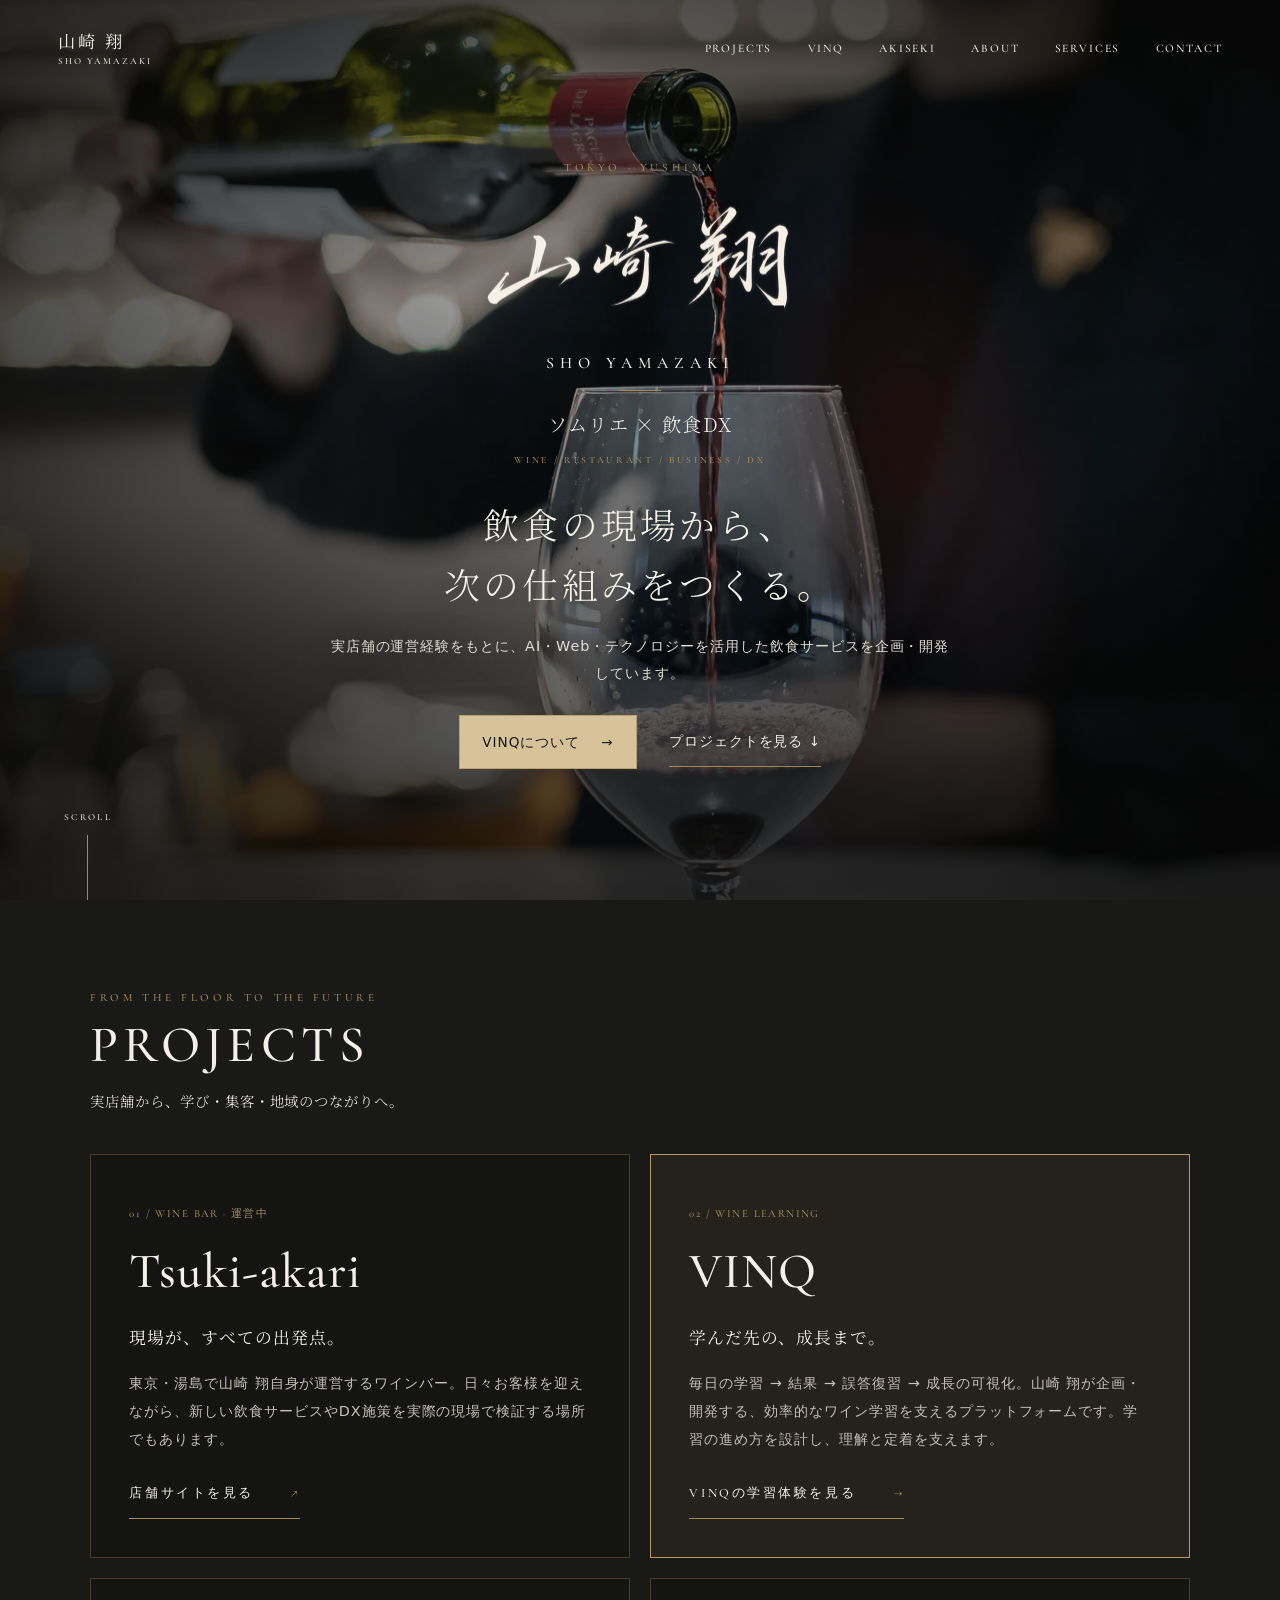
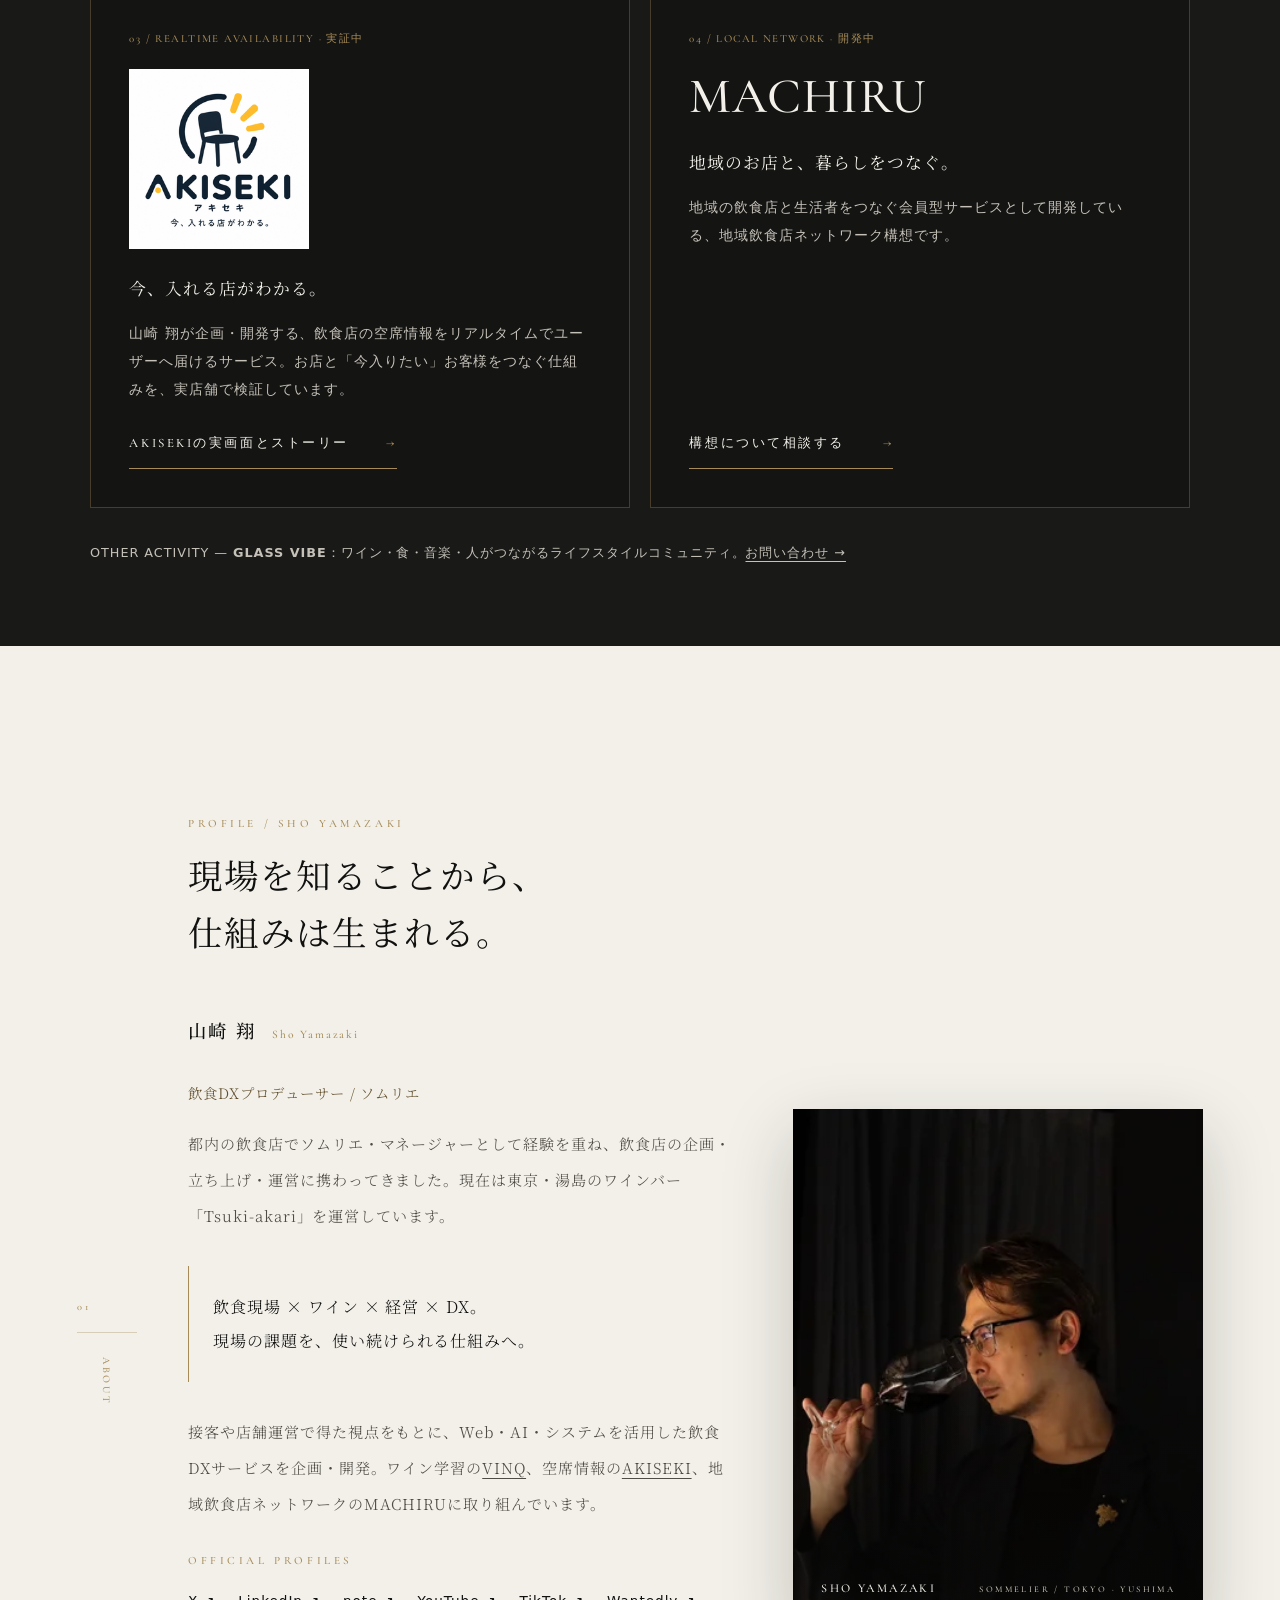
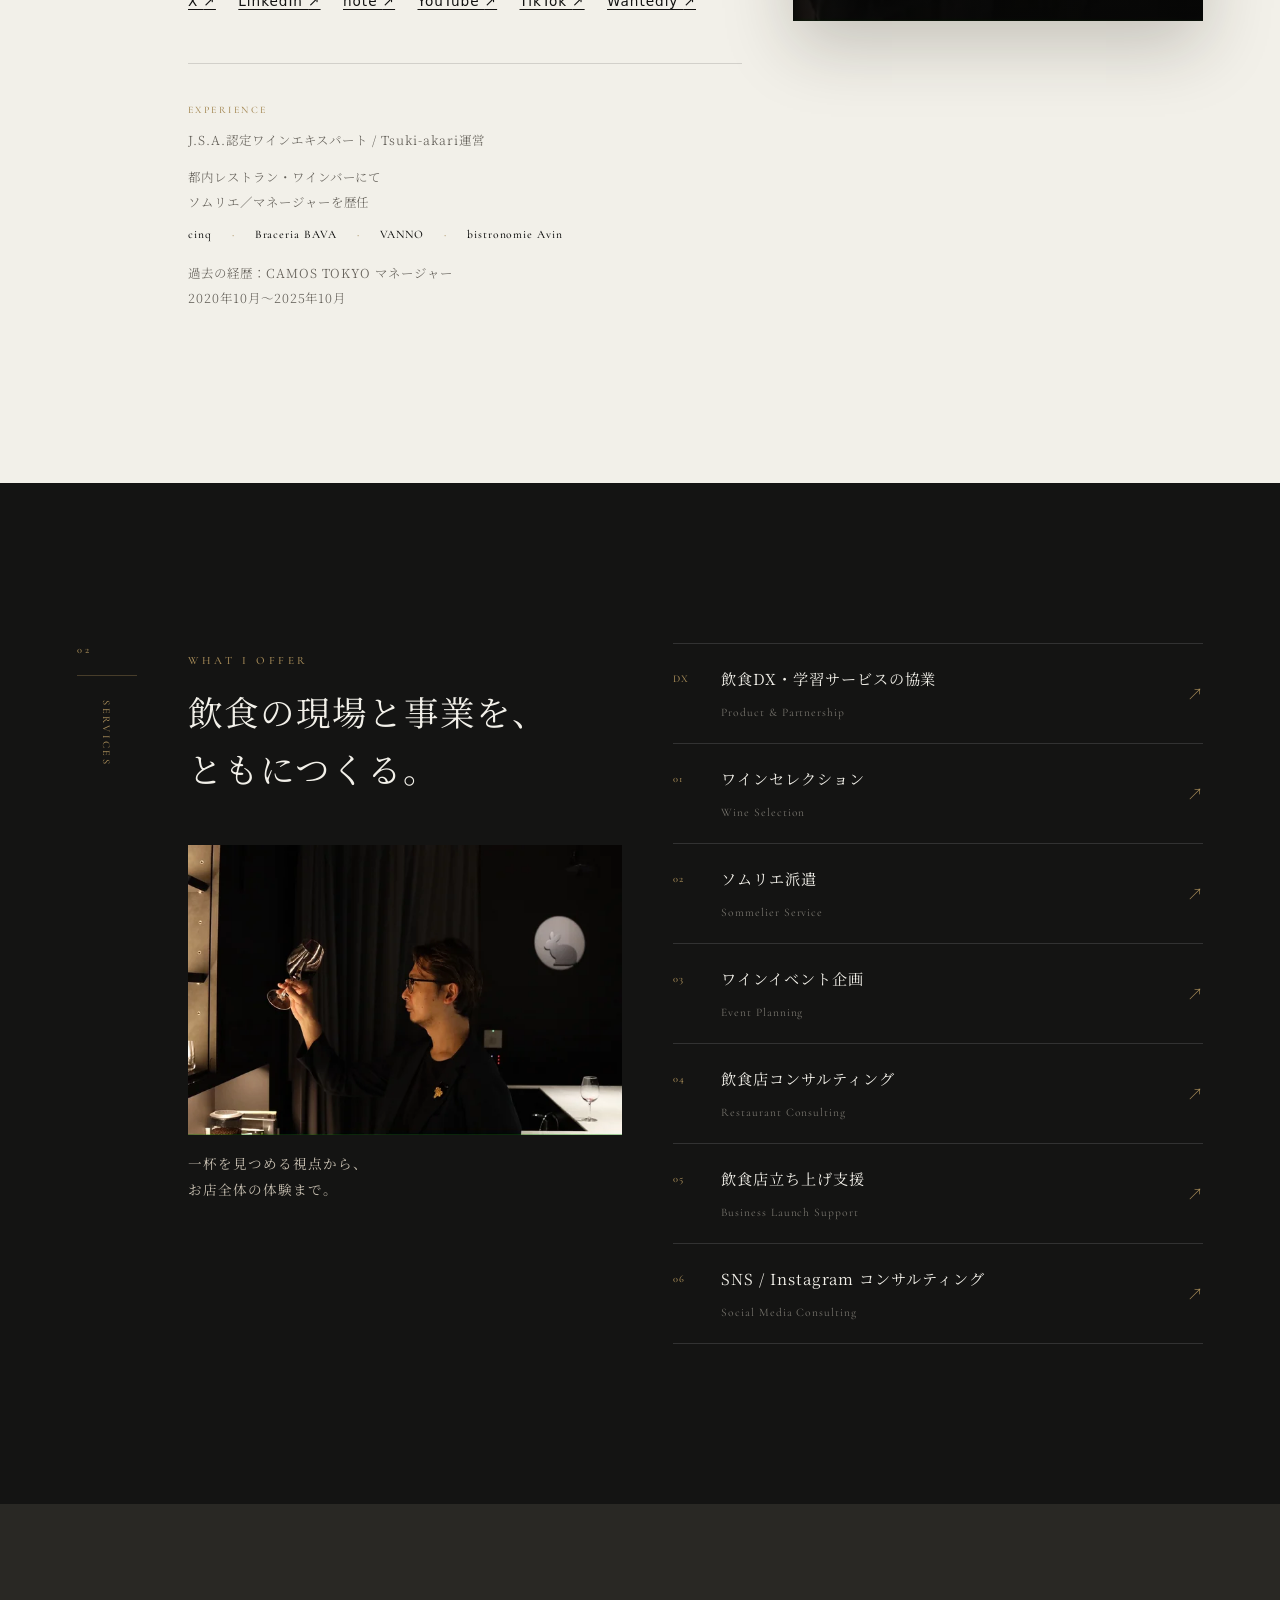
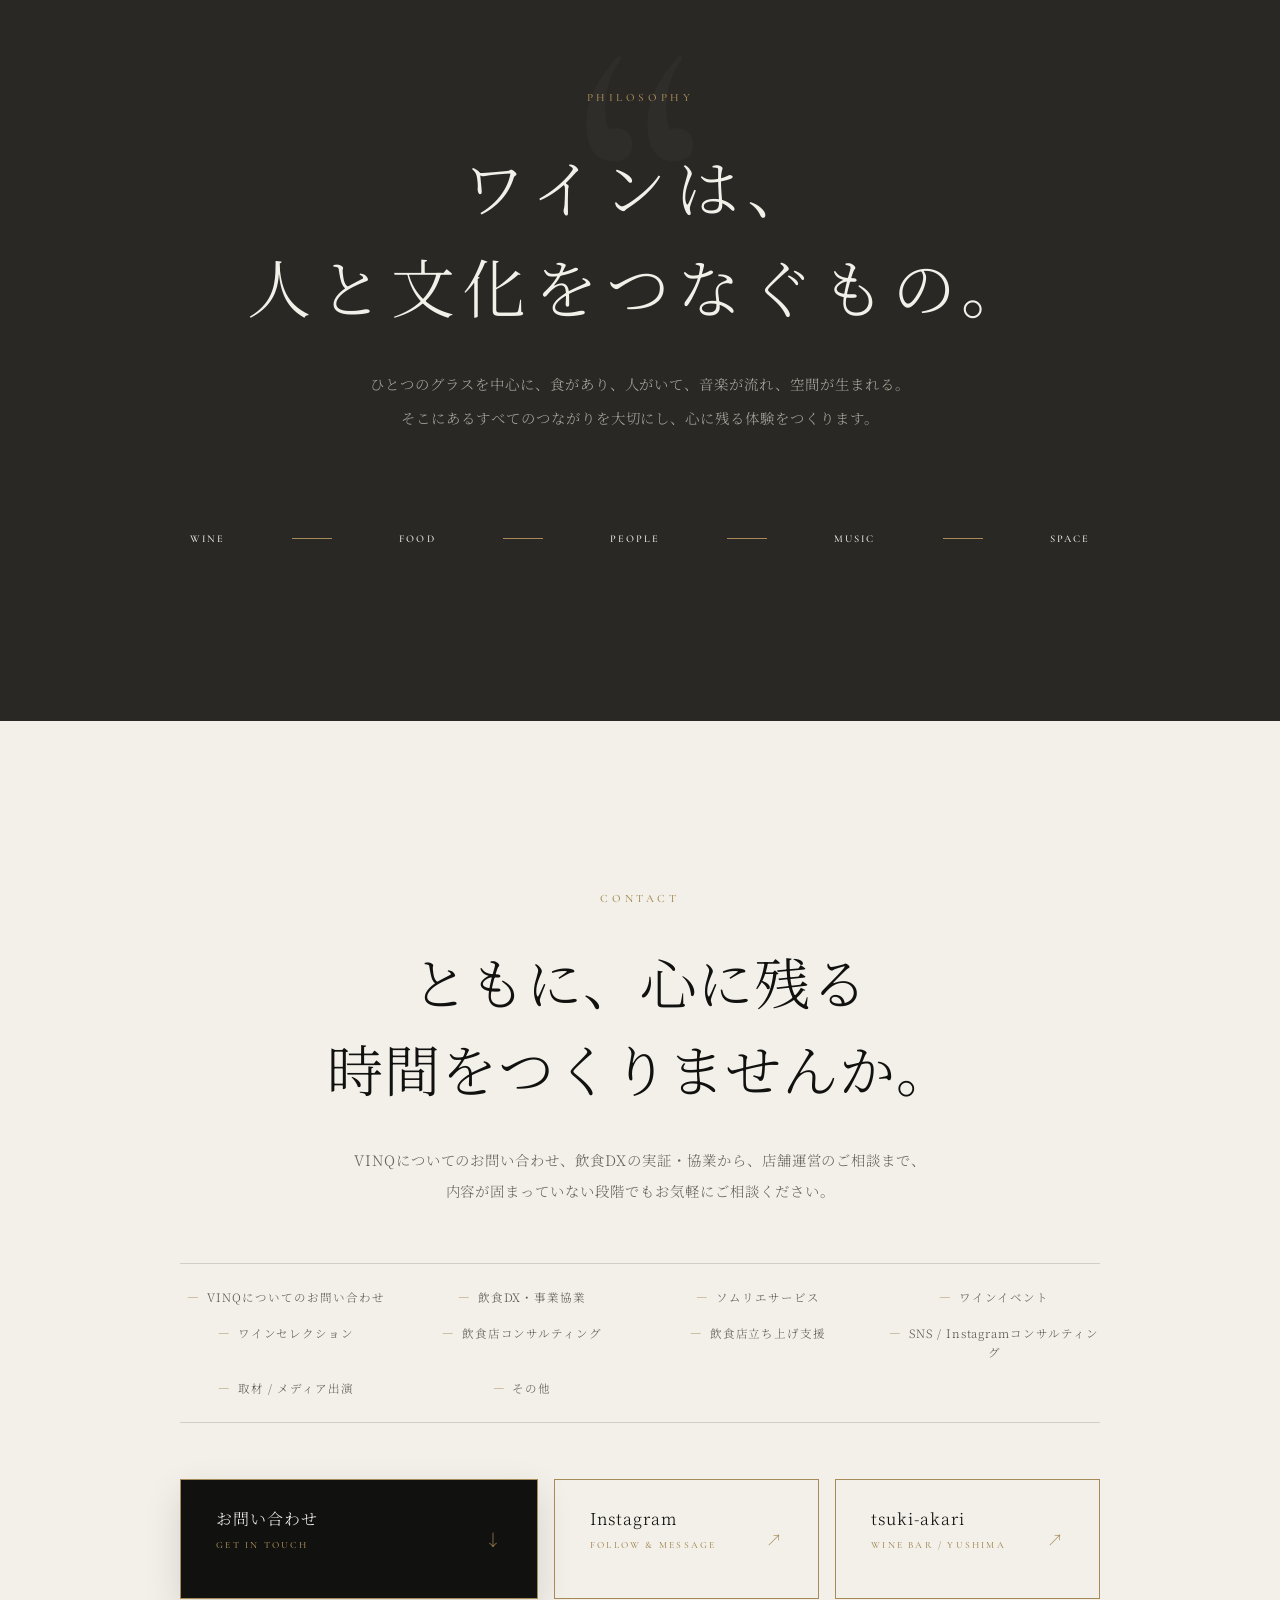
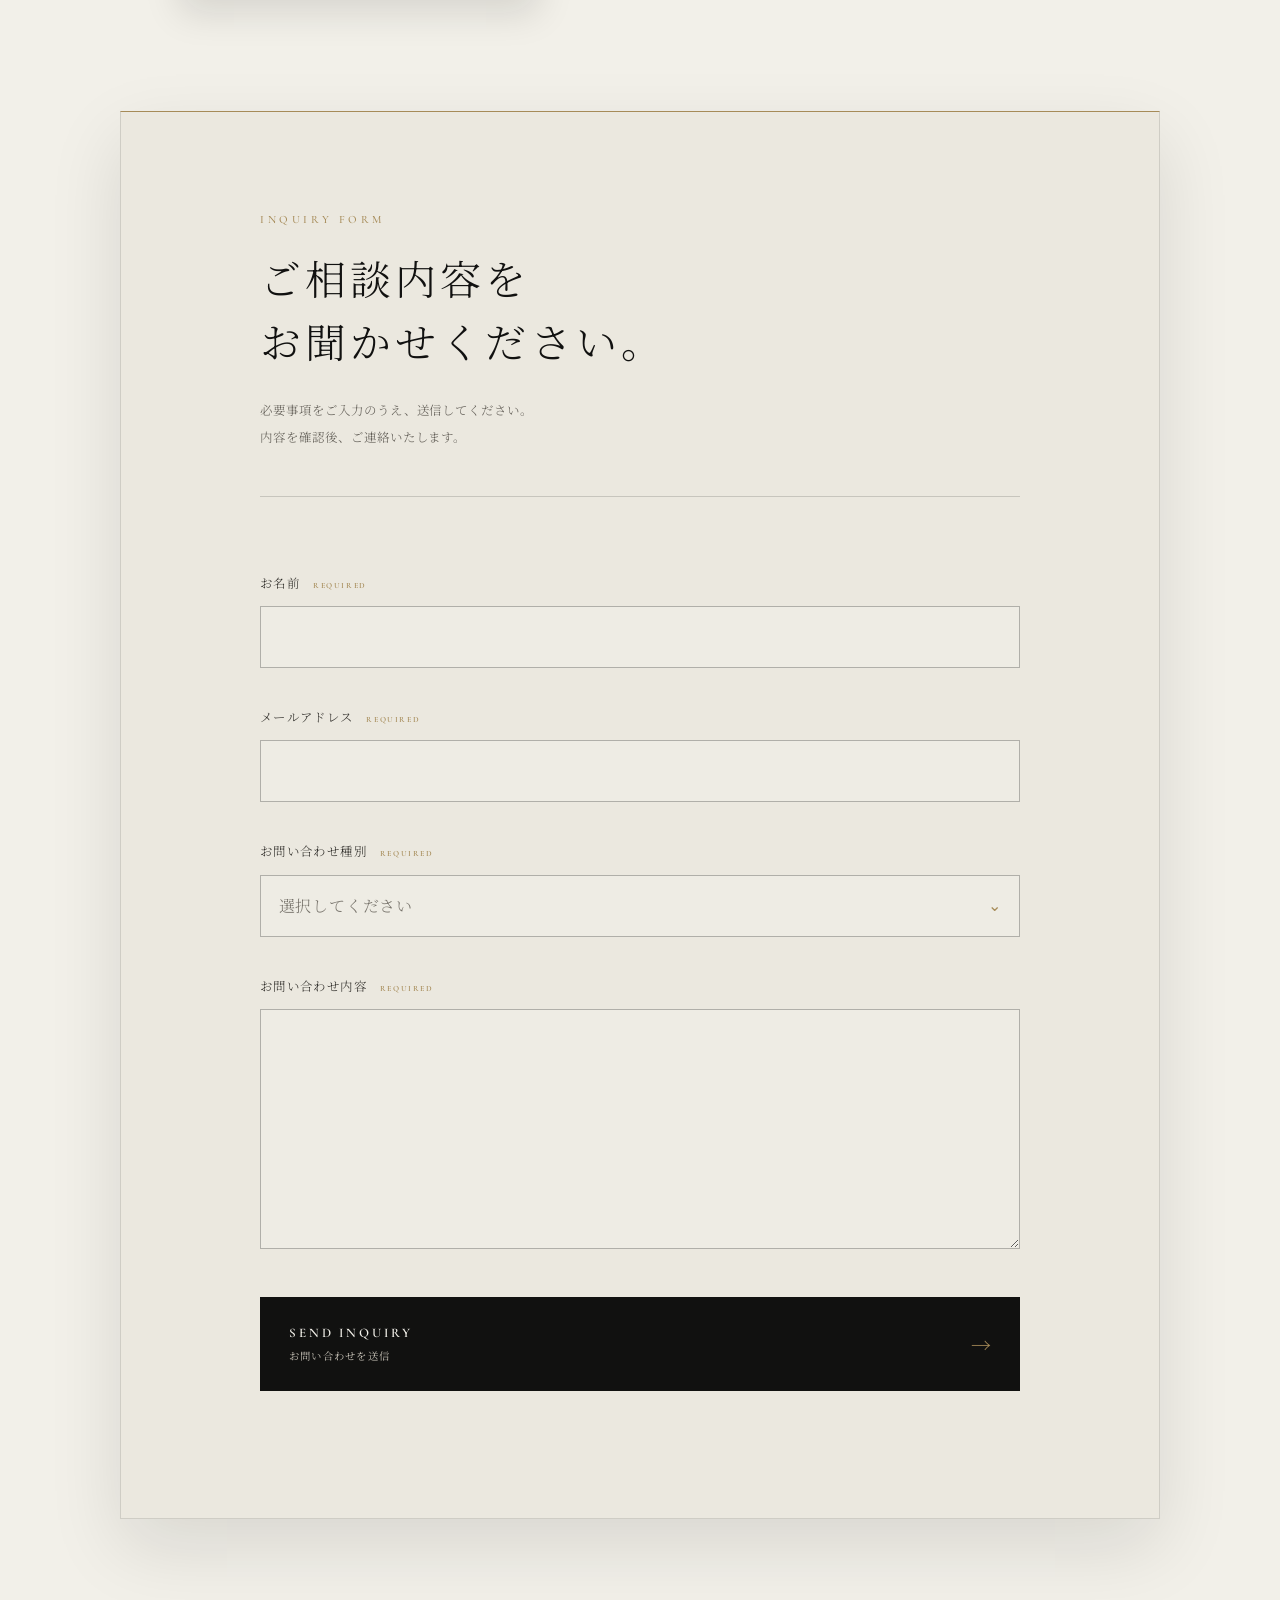
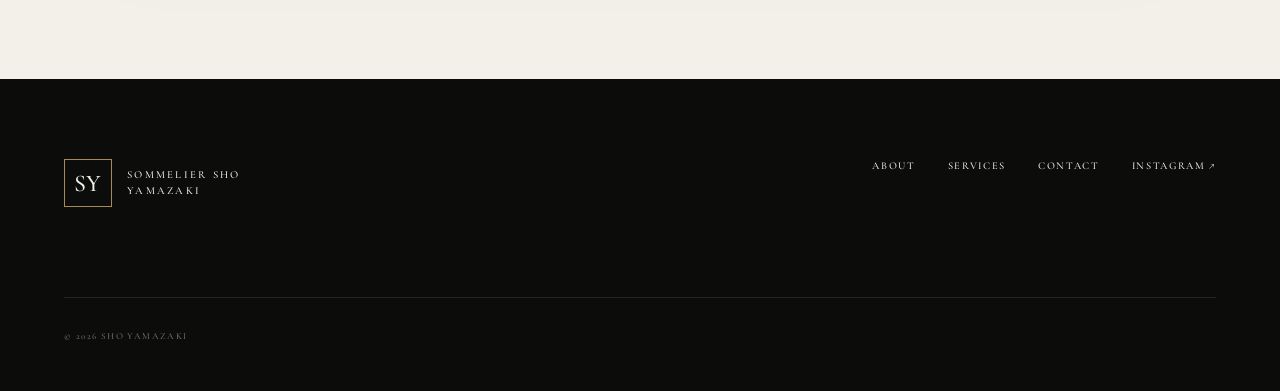
<file: index.html>
<!doctype html>
<html lang="ja">
<head>
  <meta charset="UTF-8">
  <meta name="viewport" content="width=device-width, initial-scale=1.0">
  <meta name="description" content="山崎 翔の公式サイト。東京・湯島のワインバーTsuki-akariを運営するソムリエとして、飲食の現場を起点にAKISEKI・VINQなどのサービス開発、飲食店の集客・業務改善、新規事業に取り組んでいます。">
  <meta name="theme-color" content="#10100f">
  <meta property="og:title" content="山崎 翔｜ソムリエ × 飲食DX｜AKISEKI・VINQ">
  <meta property="og:description" content="山崎 翔の公式サイト。東京・湯島のワインバーTsuki-akariを運営するソムリエとして、飲食の現場を起点にAKISEKI・VINQなどのサービス開発、飲食店の集客・業務改善、新規事業に取り組んでいます。">
  <meta property="og:image" content="https://sho-yamazaki.jp/1000002187.jpg">
  <meta property="og:type" content="website">
  <meta property="og:locale" content="ja_JP">
  <meta property="og:site_name" content="山崎 翔 / Sho Yamazaki">
  <meta name="twitter:card" content="summary_large_image">
  <meta name="twitter:title" content="山崎 翔｜ソムリエ × 飲食DX｜AKISEKI・VINQ">
  <meta name="twitter:description" content="山崎 翔の公式サイト。東京・湯島のワインバーTsuki-akariを運営するソムリエとして、飲食の現場を起点にAKISEKI・VINQなどのサービス開発、飲食店の集客・業務改善、新規事業に取り組んでいます。">
  <meta name="twitter:image" content="https://sho-yamazaki.jp/1000002187.jpg">
  <title>山崎 翔｜ソムリエ × 飲食DX｜AKISEKI・VINQ</title>
  <link rel="canonical" href="https://sho-yamazaki.jp/">
  <meta property="og:url" content="https://sho-yamazaki.jp/">
  <meta property="og:image:alt" content="ワイングラスに注がれる赤ワイン">
  <link rel="icon" href="favicon.svg" type="image/svg+xml">
  <link rel="preconnect" href="https://fonts.googleapis.com">
  <link rel="preconnect" href="https://fonts.gstatic.com" crossorigin>
  <link rel="preload" as="image" href="assets/photos/wine-1600.webp" imagesrcset="assets/photos/wine-640.webp 640w, assets/photos/wine-1600.webp 1600w" imagesizes="100vw" fetchpriority="high">
  <link rel="preload" as="image" href="assets/photos/signature.webp">
  <link href="https://fonts.googleapis.com/css2?family=Cormorant+Garamond:wght@400;500;600&family=Noto+Serif+JP:wght@300;400;500&display=swap" rel="stylesheet">
  <link rel="stylesheet" href="styles.css">
  <link rel="stylesheet" href="hp-refresh.css">
  <script src="script.js" defer></script>
  <script src="navigation.js" defer></script>
  <script type="application/ld+json">
{
  "@context": "https://schema.org",
  "@type": "Person",
  "@id": "https://sho-yamazaki.jp/#person",
  "name": "山崎 翔",
  "alternateName": [
    "Sho Yamazaki",
    "山崎翔"
  ],
  "url": "https://sho-yamazaki.jp/",
  "image": "https://sho-yamazaki.jp/assets/photos/profile-1280.webp",
  "jobTitle": [
    "ソムリエ",
    "飲食DXプロデューサー"
  ],
  "description": "山崎 翔の公式サイト。東京・湯島のワインバーTsuki-akariを運営するソムリエとして、飲食の現場を起点にAKISEKI・VINQなどのサービス開発、飲食店の集客・業務改善、新規事業に取り組んでいます。",
  "sameAs": [
    "https://x.com/shoyamazaki_jp",
    "https://www.linkedin.com/in/sho-yamazaki",
    "https://note.com/shoyamazaki_jp",
    "https://www.youtube.com/@shoyamazaki_jp",
    "https://www.tiktok.com/@shoyamazaki_jp",
    "https://www.wantedly.com/id/shoyamazaki_jp"
  ]
}
  </script>
</head>
<body class="home-refresh">
  <a class="skip-link" href="#main">本文へ移動</a>
  <header class="site-header" data-header>
    <a class="brand" href="#top" aria-label="山崎 翔 / Sho Yamazaki ホーム">
      <strong>山崎 翔</strong><small>SHO YAMAZAKI</small>
    </a>
    <button class="menu-button" type="button" aria-expanded="false" aria-controls="navigation"><span></span><span></span><span class="sr-only">メニューを開く</span></button>
    <nav id="navigation" class="navigation" aria-label="メインナビゲーション">
      <a href="#places">Projects</a><a href="vinq/">VINQ</a><a href="akiseki/">AKISEKI</a><a href="#about">About</a><a href="#services">Services</a><a href="#contact">Contact</a>
    </nav>
  </header>

  <main id="main">
    <section class="hero" id="top" aria-labelledby="hero-title">
      <img class="hero-image" src="assets/photos/wine-1600.webp" srcset="assets/photos/wine-640.webp 640w, assets/photos/wine-1600.webp 1600w" sizes="100vw" alt="" width="1600" height="1067" fetchpriority="high">
      <div class="hero-glow" aria-hidden="true"></div>
      <div class="hero-inner">
        <p class="eyebrow reveal">TOKYO · YUSHIMA</p>
        <h1 id="hero-title" class="hero-brand reveal">
          <span class="hero-logo-frame"><img src="assets/photos/signature.webp" alt="山崎 翔" width="960" height="384"></span>
          <span class="hero-name">Sho Yamazaki</span>
          <span class="hero-divider" aria-hidden="true"></span>
          <span class="hero-role">ソムリエ × 飲食DX</span>
        </h1>
        <p class="hero-fields reveal">WINE / RESTAURANT / BUSINESS / DX</p>
        <p class="hero-copy reveal">飲食の現場から、<br>次の仕組みをつくる。</p>
        <p class="hero-summary">実店舗の運営経験をもとに、AI・Web・テクノロジーを活用した飲食サービスを企画・開発しています。</p>
        <div class="hero-actions"><a class="dx-button" href="vinq/">VINQについて <span aria-hidden="true">→</span></a><a class="dx-link" href="#places">プロジェクトを見る <span aria-hidden="true">↓</span></a></div>
      </div>
      <a class="scroll-cue" href="#places"><span>SCROLL</span><i></i></a>
    </section>

    <section class="dx-projects" id="places" aria-labelledby="projects-title">
      <div class="dx-heading"><p class="eyebrow">FROM THE FLOOR TO THE FUTURE</p><h2 id="projects-title">PROJECTS</h2><p>実店舗から、学び・集客・地域のつながりへ。</p></div>
      <div class="dx-project-grid">
        <article class="dx-card"><p class="eyebrow">01 / WINE BAR · 運営中</p><h3>Tsuki-akari</h3><p class="dx-card-lead">現場が、すべての出発点。</p><p>東京・湯島で山崎 翔自身が運営するワインバー。日々お客様を迎えながら、新しい飲食サービスやDX施策を実際の現場で検証する場所でもあります。</p><a class="text-link" href="https://tsuki-akari.tokyo/" target="_blank" rel="noopener noreferrer">店舗サイトを見る <span aria-hidden="true">↗</span></a></article>
        <article class="dx-card dx-card-featured"><p class="eyebrow">02 / WINE LEARNING</p><h3>VINQ</h3><p class="dx-card-lead">学んだ先の、成長まで。</p><p>毎日の学習 → 結果 → 誤答復習 → 成長の可視化。山崎 翔が企画・開発する、効率的なワイン学習を支えるプラットフォームです。学習の進め方を設計し、理解と定着を支えます。</p><a class="text-link" href="vinq/">VINQの学習体験を見る <span aria-hidden="true">→</span></a></article>
        <article class="dx-card"><p class="eyebrow">03 / REALTIME AVAILABILITY · 実証中</p><h3 id="akiseki"><img class="hp-akiseki-logo" src="assets/brand/akiseki-official-280.webp" srcset="assets/brand/akiseki-official-280.webp 280w, assets/brand/akiseki-official-560.webp 560w" sizes="180px" width="280" height="280" alt="AKISEKI（アキセキ）正式ロゴ。椅子と黄色い光。" loading="lazy"></h3><p class="dx-card-lead">今、入れる店がわかる。</p><p>山崎 翔が企画・開発する、飲食店の空席情報をリアルタイムでユーザーへ届けるサービス。お店と「今入りたい」お客様をつなぐ仕組みを、実店舗で検証しています。</p><a class="text-link" href="akiseki/">AKISEKIの実画面とストーリー <span aria-hidden="true">→</span></a></article>
        <article class="dx-card"><p class="eyebrow">04 / LOCAL NETWORK · 開発中</p><h3>MACHIRU</h3><p class="dx-card-lead">地域のお店と、暮らしをつなぐ。</p><p>地域の飲食店と生活者をつなぐ会員型サービスとして開発している、地域飲食店ネットワーク構想です。</p><a class="text-link" href="#contact">構想について相談する <span aria-hidden="true">→</span></a></article>
      </div>
      <p class="dx-other">OTHER ACTIVITY — <strong>GLASS VIBE</strong>：ワイン・食・音楽・人がつながるライフスタイルコミュニティ。<a href="#contact">お問い合わせ →</a></p>
    </section>

    <section class="section about" id="about" aria-labelledby="about-title">
      <div class="section-label"><span>01</span><p>ABOUT</p></div>
      <div class="about-content">
        <p class="eyebrow">PROFILE / SHO YAMAZAKI</p>
        <h2 id="about-title"><span>現場を知ることから、</span><span>仕組みは生まれる。</span></h2>
        <div class="about-copy">
          <p class="profile-name"><strong>山崎 翔</strong><span>Sho Yamazaki</span></p>
          <p class="profile-role">飲食DXプロデューサー / ソムリエ</p><p>都内の飲食店でソムリエ・マネージャーとして経験を重ね、飲食店の企画・立ち上げ・運営に携わってきました。現在は東京・湯島のワインバー「Tsuki-akari」を運営しています。</p>
          <p class="profile-statement">飲食現場 × ワイン × 経営 × DX。<br>現場の課題を、使い続けられる仕組みへ。</p>
          <p>接客や店舗運営で得た視点をもとに、Web・AI・システムを活用した飲食DXサービスを企画・開発。ワイン学習の<a href="vinq/">VINQ</a>、空席情報の<a href="akiseki/">AKISEKI</a>、地域飲食店ネットワークのMACHIRUに取り組んでいます。</p>
        </div>
        <nav class="profile-links" aria-label="山崎 翔の公式SNS・外部プロフィール">
          <p class="eyebrow">OFFICIAL PROFILES</p>
          <ul>
            <li><a href="https://x.com/shoyamazaki_jp" target="_blank" rel="noopener noreferrer">X <span aria-hidden="true">↗</span></a></li>
            <li><a href="https://www.linkedin.com/in/sho-yamazaki" target="_blank" rel="noopener noreferrer">LinkedIn <span aria-hidden="true">↗</span></a></li>
            <li><a href="https://note.com/shoyamazaki_jp" target="_blank" rel="noopener noreferrer">note <span aria-hidden="true">↗</span></a></li>
            <li><a href="https://www.youtube.com/@shoyamazaki_jp" target="_blank" rel="noopener noreferrer">YouTube <span aria-hidden="true">↗</span></a></li>
            <li><a href="https://www.tiktok.com/@shoyamazaki_jp" target="_blank" rel="noopener noreferrer">TikTok <span aria-hidden="true">↗</span></a></li>
            <li><a href="https://www.wantedly.com/id/shoyamazaki_jp" target="_blank" rel="noopener noreferrer">Wantedly <span aria-hidden="true">↗</span></a></li>
          </ul>
        </nav>
        <div class="career" aria-labelledby="career-title">
          <p class="career-title" id="career-title">EXPERIENCE</p><p>J.S.A.認定ワインエキスパート / Tsuki-akari運営</p>
          <p>都内レストラン・ワインバーにて<br>ソムリエ／マネージャーを歴任</p>
          <ul aria-label="勤務経験のある店舗"><li>cinq</li><li>Braceria BAVA</li><li>VANNO</li><li>bistronomie Avin</li></ul>
          <p>過去の経歴：CAMOS TOKYO マネージャー<br>2020年10月〜2025年10月</p>
        </div>
      </div>
      <figure class="portrait">
        <img src="assets/photos/profile-1280.webp" srcset="assets/photos/profile-640.webp 640w, assets/photos/profile-1280.webp 1280w" sizes="(max-width:850px) 90vw, 36vw" alt="ワイングラスを手に、香りを確かめる山崎 翔" width="1280" height="854" loading="lazy" decoding="async">
        <figcaption><span>SHO YAMAZAKI</span><small>SOMMELIER / TOKYO · YUSHIMA</small></figcaption>
      </figure>
    </section>

<section class="section services" id="services" aria-labelledby="services-title">
      <div class="section-label"><span>02</span><p>SERVICES</p></div>
      <div class="services-head"><p class="eyebrow">WHAT I OFFER</p><h2 id="services-title"><span>飲食の現場と事業を、</span><span>ともにつくる。</span></h2><figure class="hp-field-photo"><img src="assets/photos/sommelier-1280.webp" srcset="assets/photos/sommelier-640.webp 640w, assets/photos/sommelier-1280.webp 1280w" sizes="(max-width:850px) 90vw, 35vw" width="1280" height="854" loading="lazy" decoding="async" alt="グラスを光にかざしてワインの色を確かめる山崎 翔"><figcaption>一杯を見つめる視点から、<br>お店全体の体験まで。</figcaption></figure></div>
      <ol class="service-list">
        <li><a href="#contact"><span>DX</span><h3>飲食DX・学習サービスの協業</h3><p>Product &amp; Partnership</p><i aria-hidden="true">↗</i></a></li>
        <li><a href="#contact"><span>01</span><h3>ワインセレクション</h3><p>Wine Selection</p><i aria-hidden="true">↗</i></a></li>
        <li><a href="#contact"><span>02</span><h3>ソムリエ派遣</h3><p>Sommelier Service</p><i aria-hidden="true">↗</i></a></li>
        <li><a href="#contact"><span>03</span><h3>ワインイベント企画</h3><p>Event Planning</p><i aria-hidden="true">↗</i></a></li>
        <li><a href="#contact"><span>04</span><h3>飲食店コンサルティング</h3><p>Restaurant Consulting</p><i aria-hidden="true">↗</i></a></li>
        <li><a href="#contact"><span>05</span><h3>飲食店立ち上げ支援</h3><p>Business Launch Support</p><i aria-hidden="true">↗</i></a></li>
        <li><a href="#contact"><span>06</span><h3>SNS / Instagram コンサルティング</h3><p>Social Media Consulting</p><i aria-hidden="true">↗</i></a></li>
      </ol>
    </section>

    <section class="philosophy" id="philosophy" aria-labelledby="philosophy-title">
      <div class="philosophy-mark" aria-hidden="true">“</div>
      <p class="eyebrow">PHILOSOPHY</p>
      <h2 id="philosophy-title">ワインは、<br>人と文化をつなぐもの。</h2>
      <p>ひとつのグラスを中心に、食があり、人がいて、音楽が流れ、空間が生まれる。<br>そこにあるすべてのつながりを大切にし、心に残る体験をつくります。</p>
      <div class="philosophy-words" aria-label="ブランドを構成する要素"><span>WINE</span><i></i><span>FOOD</span><i></i><span>PEOPLE</span><i></i><span>MUSIC</span><i></i><span>SPACE</span></div>
    </section>

    <section class="contact" id="contact" aria-labelledby="contact-title">
      <p class="eyebrow">CONTACT</p><h2 id="contact-title">ともに、心に残る<br>時間をつくりませんか。</h2>
      <p>VINQについてのお問い合わせ、飲食DXの実証・協業から、店舗運営のご相談まで、<br>内容が固まっていない段階でもお気軽にご相談ください。</p>
      <ul class="inquiry-list" aria-label="ご相談いただける内容">
        <li>VINQについてのお問い合わせ</li><li>飲食DX・事業協業</li><li>ソムリエサービス</li><li>ワインイベント</li><li>ワインセレクション</li><li>飲食店コンサルティング</li><li>飲食店立ち上げ支援</li><li>SNS / Instagramコンサルティング</li><li>取材 / メディア出演</li><li>その他</li>
      </ul>
      <div class="contact-actions">
        <a class="contact-button" href="#inquiry-form"><span>お問い合わせ</span><small>GET IN TOUCH</small><i>↓</i></a>
        <a class="contact-button contact-button-secondary" href="https://www.instagram.com/sho_yamazaki_1984/?hl=ja" target="_blank" rel="noopener noreferrer"><span>Instagram</span><small>FOLLOW &amp; MESSAGE</small><i>↗</i></a>
        <a class="contact-button contact-button-secondary" href="https://tsuki-akari.tokyo/" target="_blank" rel="noopener noreferrer"><span>tsuki-akari</span><small>WINE BAR / YUSHIMA</small><i>↗</i></a>
      </div>
      <div class="inquiry-panel" id="inquiry-form">
        <div class="inquiry-heading">
          <p class="eyebrow">INQUIRY FORM</p>
          <h3>ご相談内容を<br>お聞かせください。</h3>
          <p>必要事項をご入力のうえ、送信してください。<br>内容を確認後、ご連絡いたします。</p>
        </div>
        <form class="inquiry-form" action="https://formspree.io/f/xqpklrnd" method="POST" data-inquiry-form>
          <div class="form-field">
            <label for="inquiry-name">お名前 <span>REQUIRED</span></label>
            <input id="inquiry-name" name="name" type="text" autocomplete="name" required aria-required="true">
          </div>
          <div class="form-field">
            <label for="inquiry-email">メールアドレス <span>REQUIRED</span></label>
            <input id="inquiry-email" name="email" type="email" autocomplete="email" inputmode="email" required aria-required="true">
          </div>
          <div class="form-field form-field-full">
            <label for="inquiry-type">お問い合わせ種別 <span>REQUIRED</span></label>
            <div class="select-wrap">
              <select id="inquiry-type" name="inquiry_type" required aria-required="true">
                <option value="" selected disabled>選択してください</option>
                <option value="VINQについてのお問い合わせ">VINQについてのお問い合わせ</option>
                <option value="飲食DX・事業協業">飲食DX・事業協業</option>
                <option value="ソムリエサービス">ソムリエサービス</option>
                <option value="ワインイベント / GLASS VIBE">ワインイベント / GLASS VIBE</option>
                <option value="ワインセレクション">ワインセレクション</option>
                <option value="飲食店コンサルティング">飲食店コンサルティング</option>
                <option value="飲食店立ち上げ支援">飲食店立ち上げ支援</option>
                <option value="SNS / Instagramコンサルティング">SNS / Instagramコンサルティング</option>
                <option value="取材 / メディア出演">取材 / メディア出演</option>
                <option value="その他">その他</option>
              </select>
            </div>
          </div>
          <div class="form-field form-field-full">
            <label for="inquiry-message">お問い合わせ内容 <span>REQUIRED</span></label>
            <textarea id="inquiry-message" name="message" rows="7" required aria-required="true"></textarea>
          </div>
          <input type="hidden" name="_subject" value="Sommelier Sho Yamazaki 公式サイトからのお問い合わせ">
          <div class="form-submit form-field-full">
            <button type="submit" data-submit-button><span>SEND INQUIRY</span><small>お問い合わせを送信</small><i aria-hidden="true">→</i></button>
            <p class="form-status" data-form-status role="status" aria-live="polite"></p>
          </div>
        </form>
      </div>
    </section>
  </main>
  <footer><a class="brand footer-brand" href="#top"><span>SY</span><small>SOMMELIER SHO YAMAZAKI</small></a><div><a href="#about">ABOUT</a><a href="#services">SERVICES</a><a href="#contact">CONTACT</a><a href="https://www.instagram.com/sho_yamazaki_1984/?hl=ja" target="_blank" rel="noopener noreferrer">INSTAGRAM ↗</a></div><p>© <span data-year></span> SHO YAMAZAKI</p></footer>
</body>
</html>
</file>
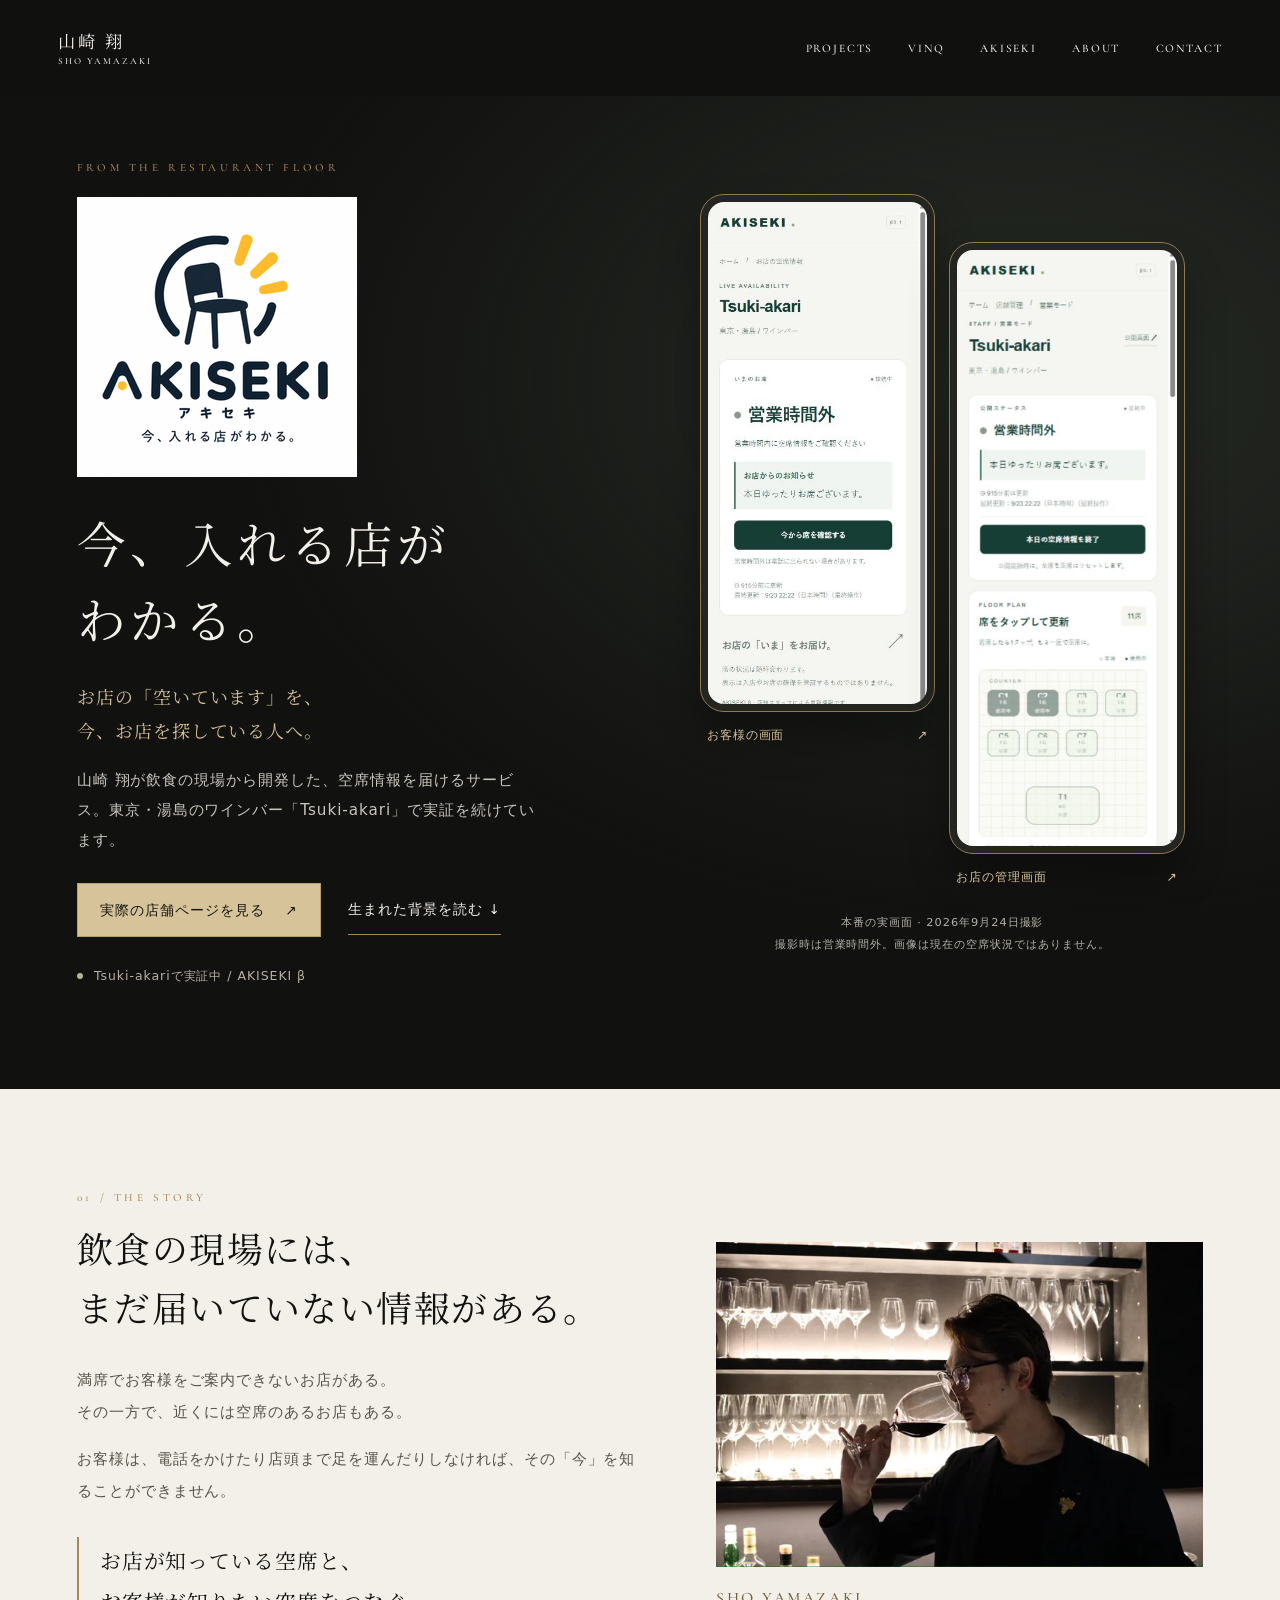
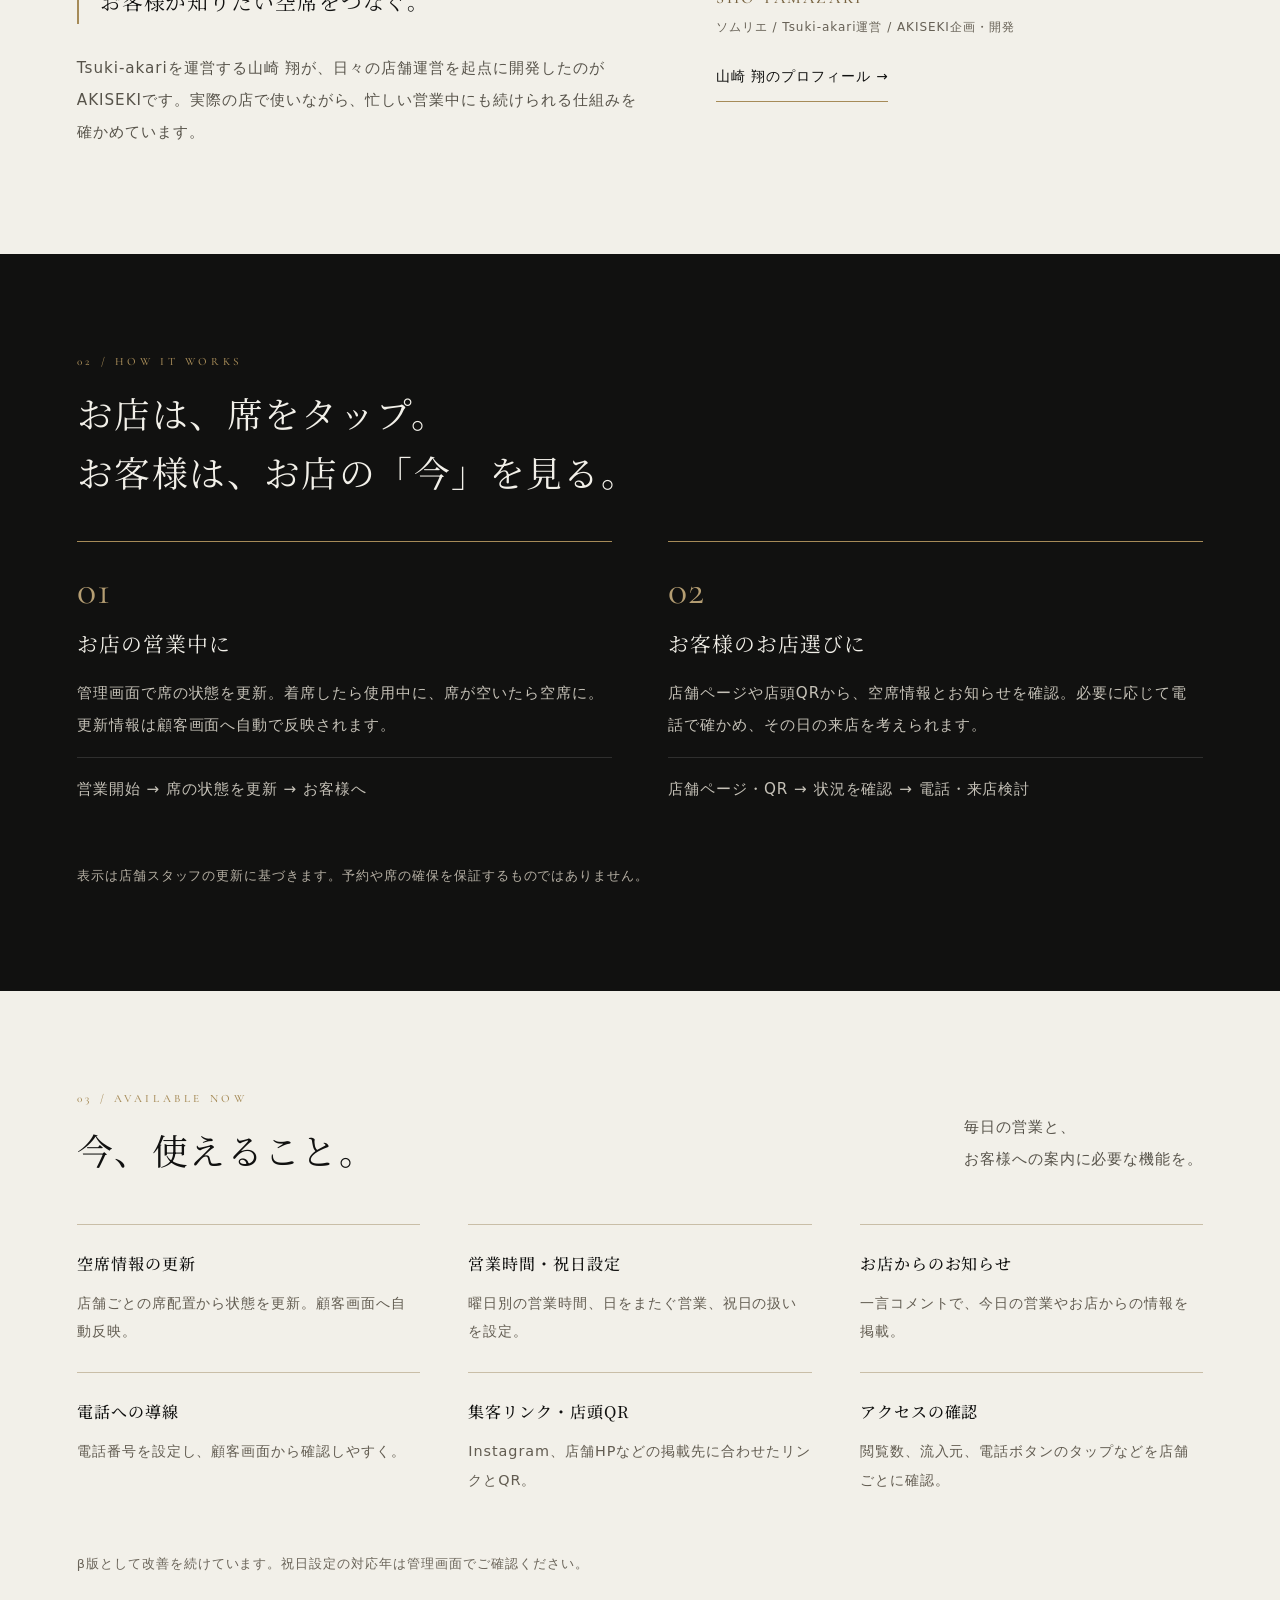
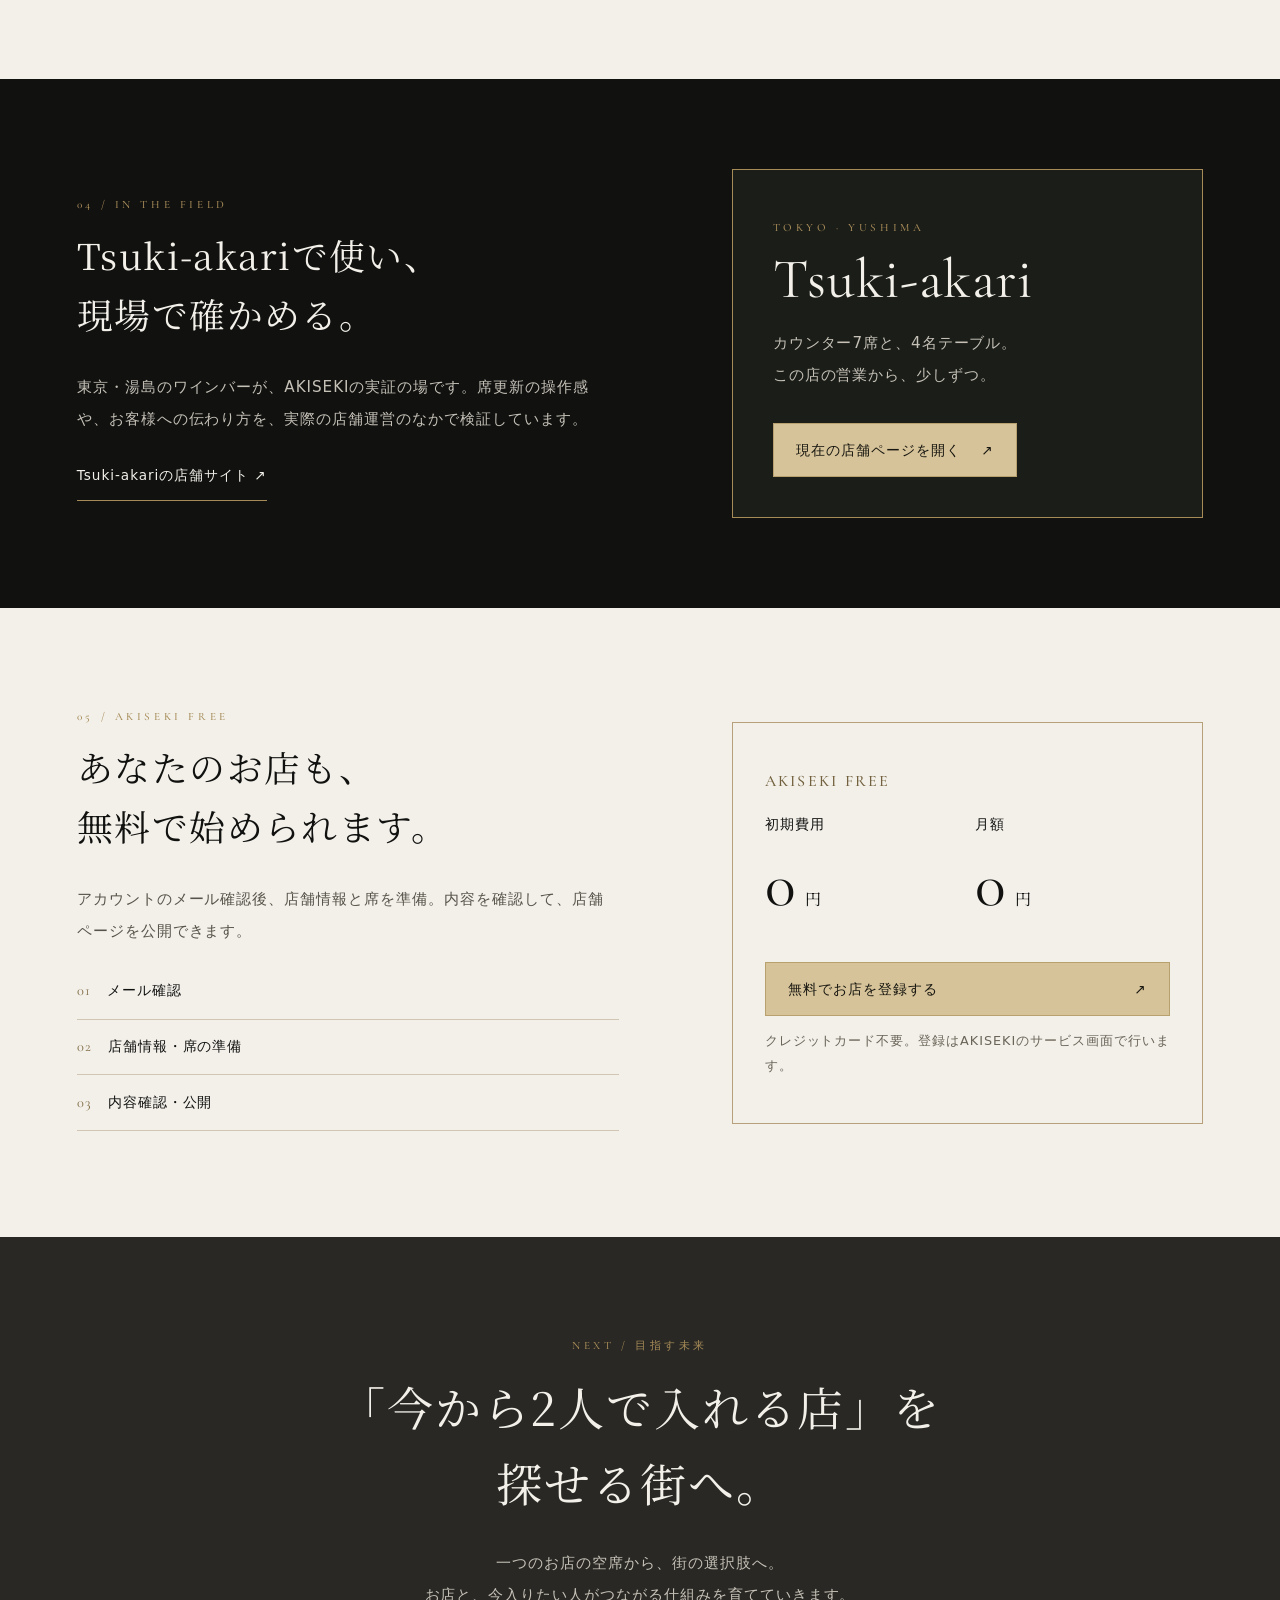
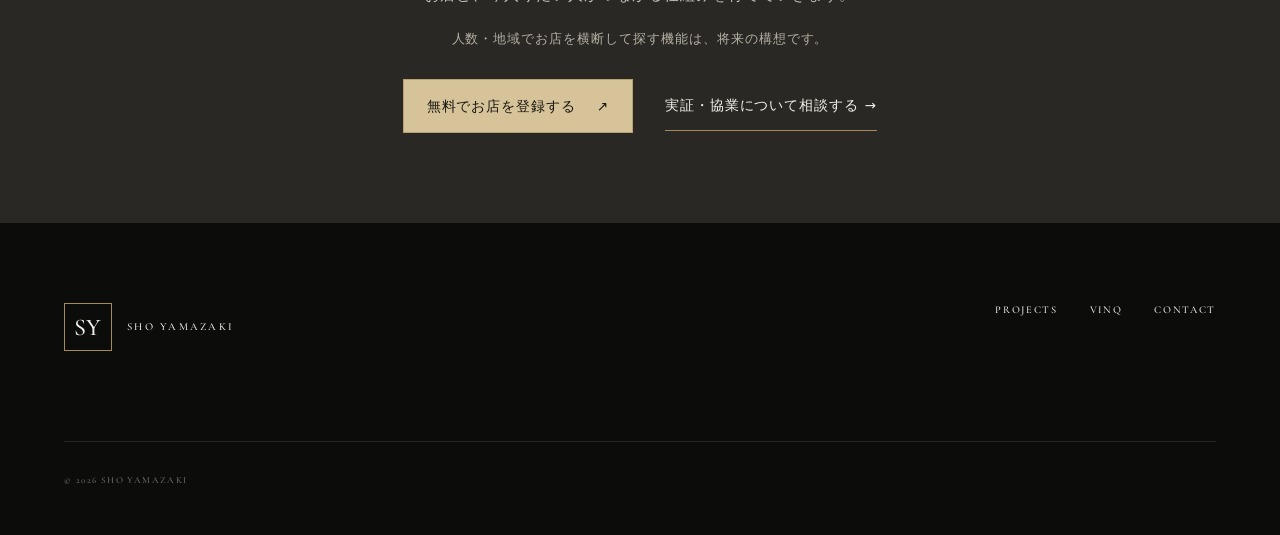
<file: akiseki/index.html>
<!doctype html>
<html lang="ja">
<head>
  <meta charset="UTF-8">
  <meta name="viewport" content="width=device-width, initial-scale=1.0">
  <title>AKISEKI｜飲食店の「今、入れる」を届ける。｜山崎 翔</title>
  <meta name="description" content="飲食店の空席情報をお客様へ届けるAKISEKI。山崎翔が飲食現場の課題から開発し、東京・湯島のTsuki-akariで実証中。実際の顧客・店舗管理画面、無料登録、現在の機能を紹介します。">
  <meta name="theme-color" content="#111110">
  <link rel="canonical" href="https://sho-yamazaki.jp/akiseki/">
  <meta property="og:type" content="website">
  <meta property="og:locale" content="ja_JP">
  <meta property="og:site_name" content="山崎 翔 / Sho Yamazaki">
  <meta property="og:title" content="AKISEKI｜今、入れる店がわかる。">
  <meta property="og:description" content="飲食現場から生まれ、Tsuki-akariで実証中。空席情報を届けるAKISEKIの実画面と、開発のストーリー。">
  <meta property="og:url" content="https://sho-yamazaki.jp/akiseki/">
  <meta property="og:image" content="https://sho-yamazaki.jp/akiseki/assets/og-akiseki.jpg">
  <meta property="og:image:width" content="1200">
  <meta property="og:image:height" content="630">
  <meta property="og:image:alt" content="AKISEKI正式ロゴと、飲食現場から開発する山崎 翔。">
  <meta name="twitter:card" content="summary_large_image">
  <meta name="twitter:title" content="AKISEKI｜今、入れる店がわかる。">
  <meta name="twitter:description" content="山崎翔が飲食現場から開発。東京・湯島のTsuki-akariで実証している空席情報サービス。">
  <meta name="twitter:image" content="https://sho-yamazaki.jp/akiseki/assets/og-akiseki.jpg">
  <link rel="icon" href="../favicon.svg" type="image/svg+xml">
  <link rel="preconnect" href="https://fonts.googleapis.com">
  <link rel="preconnect" href="https://fonts.gstatic.com" crossorigin>
  <link href="https://fonts.googleapis.com/css2?family=Cormorant+Garamond:wght@400;500;600&family=Noto+Serif+JP:wght@300;400;500&display=swap" rel="stylesheet">
  <link rel="stylesheet" href="../styles.css">
  <link rel="stylesheet" href="akiseki.css">
  <script src="../script.js" defer></script>
  <script src="../navigation.js" defer></script>
  <script type="application/ld+json">
  {"@context":"https://schema.org","@graph":[{"@type":"WebPage","@id":"https://sho-yamazaki.jp/akiseki/#webpage","url":"https://sho-yamazaki.jp/akiseki/","name":"AKISEKI｜今、入れる店がわかる。","inLanguage":"ja","description":"飲食現場から生まれ、Tsuki-akariで実証しているAKISEKIの紹介。","about":{"@id":"https://sho-yamazaki.jp/akiseki/#service"}},{"@type":"SoftwareApplication","@id":"https://sho-yamazaki.jp/akiseki/#service","name":"AKISEKI","applicationCategory":"BusinessApplication","operatingSystem":"Web browser","url":"https://akiseki-beta.jugged1984.workers.dev/","description":"飲食店のスタッフが更新する空席情報を、お客様へ届けるWebサービス。","creator":{"@type":"Person","@id":"https://sho-yamazaki.jp/#person","name":"山崎 翔","url":"https://sho-yamazaki.jp/"},"offers":{"@type":"Offer","name":"AKISEKI FREE","price":"0","priceCurrency":"JPY"}},{"@type":"BreadcrumbList","itemListElement":[{"@type":"ListItem","position":1,"name":"山崎 翔","item":"https://sho-yamazaki.jp/"},{"@type":"ListItem","position":2,"name":"AKISEKI","item":"https://sho-yamazaki.jp/akiseki/"}]}]}
  </script>
</head>
<body class="akiseki-page">
  <a class="skip-link" href="#main">本文へ移動</a>
  <header class="site-header" data-header>
    <a class="brand" href="../#top" aria-label="山崎 翔 / Sho Yamazaki ホーム"><strong>山崎 翔</strong><small>SHO YAMAZAKI</small></a>
    <button class="menu-button" type="button" aria-expanded="false" aria-controls="navigation"><span></span><span></span><span class="sr-only">メニューを開く</span></button>
    <nav id="navigation" class="navigation" aria-label="メインナビゲーション"><a href="../#places">Projects</a><a href="../vinq/">VINQ</a><a href="./" aria-current="page">AKISEKI</a><a href="../#about">About</a><a href="../#contact">Contact</a></nav>
  </header>
  <main id="main">
    <section class="aki-hero" aria-labelledby="aki-title">
      <div class="aki-wrap aki-hero-grid">
        <div class="aki-hero-copy">
          <p class="eyebrow">FROM THE RESTAURANT FLOOR</p>
          <h1 id="aki-title"><img class="aki-official-logo" src="../assets/brand/akiseki-official-560.webp" srcset="../assets/brand/akiseki-official-280.webp 280w, ../assets/brand/akiseki-official-560.webp 560w" sizes="(max-width:850px) 220px, 280px" width="560" height="560" alt="AKISEKI（アキセキ）正式ロゴ。椅子と黄色い光。" fetchpriority="high"></h1>
          <p class="aki-tagline">今、入れる店が<br>わかる。</p>
          <p class="aki-lead">お店の「空いています」を、<br>今、お店を探している人へ。</p>
          <p class="aki-copy">山崎 翔が飲食の現場から開発した、空席情報を届けるサービス。東京・湯島のワインバー「Tsuki-akari」で実証を続けています。</p>
          <div class="hero-actions"><a class="dx-button" href="https://akiseki-beta.jugged1984.workers.dev/s/tsuki-akari" target="_blank" rel="noopener noreferrer">実際の店舗ページを見る <span aria-hidden="true">↗</span></a><a class="dx-link" href="#story">生まれた背景を読む <span aria-hidden="true">↓</span></a></div>
          <p class="aki-trial"><span aria-hidden="true"></span> Tsuki-akariで実証中 / AKISEKI β</p>
        </div>
        <div class="aki-hero-screens" aria-label="AKISEKI本番環境の実画面">
          <figure class="aki-phone aki-phone-public"><a href="assets/public-production.webp" target="_blank" rel="noopener" aria-label="AKISEKI顧客画面の実画像を拡大"><img src="assets/public-production.webp" alt="Tsuki-akariの顧客画面。撮影時は営業時間外で、お知らせと電話ボタンを表示。" width="375" height="858" fetchpriority="high"></a><figcaption>お客様の画面 <span>↗</span></figcaption></figure>
          <figure class="aki-phone aki-phone-staff"><a href="assets/staff-production.webp" target="_blank" rel="noopener" aria-label="AKISEKI店舗管理画面の実画像を拡大"><img src="assets/staff-production.webp" alt="Tsuki-akariの店舗管理画面。カウンター7席と4名テーブルの実際の席配置。" width="375" height="1019" decoding="async"></a><figcaption>お店の管理画面 <span>↗</span></figcaption></figure>
          <p class="aki-screen-note">本番の実画面 · 2026年9月24日撮影<br>撮影時は営業時間外。画像は現在の空席状況ではありません。</p>
        </div>
      </div>
    </section>
    <section class="aki-paper aki-section" id="story" aria-labelledby="story-title">
      <div class="aki-wrap aki-story-grid">
        <div><p class="eyebrow">01 / THE STORY</p><h2 id="story-title">飲食の現場には、<br>まだ届いていない情報がある。</h2>
          <p>満席でお客様をご案内できないお店がある。<br>その一方で、近くには空席のあるお店もある。</p>
          <p>お客様は、電話をかけたり店頭まで足を運んだりしなければ、その「今」を知ることができません。</p>
          <p class="aki-statement">お店が知っている空席と、<br>お客様が知りたい空席をつなぐ。</p>
          <p>Tsuki-akariを運営する山崎 翔が、日々の店舗運営を起点に開発したのがAKISEKIです。実際の店で使いながら、忙しい営業中にも続けられる仕組みを確かめています。</p>
        </div>
        <figure class="aki-story-photo"><img src="../assets/photos/story-1280.webp" srcset="../assets/photos/story-640.webp 640w, ../assets/photos/story-1280.webp 1280w" sizes="(max-width:850px) 90vw, 42vw" alt="店内のグラス棚の前で、ワインの香りを確かめる山崎 翔" width="1280" height="854" loading="lazy" decoding="async"><figcaption><span>SHO YAMAZAKI</span>ソムリエ / Tsuki-akari運営 / AKISEKI企画・開発</figcaption><a class="dx-link" href="../#about">山崎 翔のプロフィール <span aria-hidden="true">→</span></a></figure>
      </div>
    </section>
    <section class="aki-section" id="how-it-works" aria-labelledby="how-title">
      <div class="aki-wrap"><p class="eyebrow">02 / HOW IT WORKS</p><h2 id="how-title">お店は、席をタップ。<br>お客様は、お店の「今」を見る。</h2>
        <div class="aki-use-grid">
          <article class="aki-use"><span class="aki-number">01</span><h3>お店の営業中に</h3><p>管理画面で席の状態を更新。着席したら使用中に、席が空いたら空席に。更新情報は顧客画面へ自動で反映されます。</p><p class="aki-use-foot">営業開始 → 席の状態を更新 → お客様へ</p></article>
          <article class="aki-use"><span class="aki-number">02</span><h3>お客様のお店選びに</h3><p>店舗ページや店頭QRから、空席情報とお知らせを確認。必要に応じて電話で確かめ、その日の来店を考えられます。</p><p class="aki-use-foot">店舗ページ・QR → 状況を確認 → 電話・来店検討</p></article>
        </div>
        <p class="aki-small">表示は店舗スタッフの更新に基づきます。予約や席の確保を保証するものではありません。</p>
      </div>
    </section>
    <section class="aki-paper aki-section" aria-labelledby="features-title">
      <div class="aki-wrap"><div class="aki-section-heading"><div><p class="eyebrow">03 / AVAILABLE NOW</p><h2 id="features-title">今、使えること。</h2></div><p>毎日の営業と、<br>お客様への案内に必要な機能を。</p></div>
        <dl class="aki-features"><div><dt>空席情報の更新</dt><dd>店舗ごとの席配置から状態を更新。顧客画面へ自動反映。</dd></div><div><dt>営業時間・祝日設定</dt><dd>曜日別の営業時間、日をまたぐ営業、祝日の扱いを設定。</dd></div><div><dt>お店からのお知らせ</dt><dd>一言コメントで、今日の営業やお店からの情報を掲載。</dd></div><div><dt>電話への導線</dt><dd>電話番号を設定し、顧客画面から確認しやすく。</dd></div><div><dt>集客リンク・店頭QR</dt><dd>Instagram、店舗HPなどの掲載先に合わせたリンクとQR。</dd></div><div><dt>アクセスの確認</dt><dd>閲覧数、流入元、電話ボタンのタップなどを店舗ごとに確認。</dd></div></dl>
        <p class="aki-small">β版として改善を続けています。祝日設定の対応年は管理画面でご確認ください。</p>
      </div>
    </section>
    <section class="aki-section aki-proof" aria-labelledby="proof-title"><div class="aki-wrap aki-proof-grid"><div><p class="eyebrow">04 / IN THE FIELD</p><h2 id="proof-title">Tsuki-akariで使い、<br>現場で確かめる。</h2><p>東京・湯島のワインバーが、AKISEKIの実証の場です。席更新の操作感や、お客様への伝わり方を、実際の店舗運営のなかで検証しています。</p><a class="dx-link" href="https://tsuki-akari.tokyo/" target="_blank" rel="noopener noreferrer">Tsuki-akariの店舗サイト <span aria-hidden="true">↗</span></a></div><div class="aki-proof-card"><p class="eyebrow">TOKYO · YUSHIMA</p><h3>Tsuki-akari</h3><p>カウンター7席と、4名テーブル。<br>この店の営業から、少しずつ。</p><a class="dx-button" href="https://akiseki-beta.jugged1984.workers.dev/s/tsuki-akari" target="_blank" rel="noopener noreferrer">現在の店舗ページを開く <span aria-hidden="true">↗</span></a></div></div></section>
    <section class="aki-paper aki-section" id="free" aria-labelledby="free-title"><div class="aki-wrap aki-free-grid"><div><p class="eyebrow">05 / AKISEKI FREE</p><h2 id="free-title">あなたのお店も、<br>無料で始められます。</h2><p>アカウントのメール確認後、店舗情報と席を準備。内容を確認して、店舗ページを公開できます。</p><ol class="aki-registration"><li>メール確認</li><li>店舗情報・席の準備</li><li>内容確認・公開</li></ol></div><div class="aki-free-card"><p>AKISEKI FREE</p><dl><div><dt>初期費用</dt><dd>0<span>円</span></dd></div><div><dt>月額</dt><dd>0<span>円</span></dd></div></dl><a class="dx-button" href="https://akiseki-beta.jugged1984.workers.dev/signup" target="_blank" rel="noopener noreferrer">無料でお店を登録する <span aria-hidden="true">↗</span></a><p class="aki-small">クレジットカード不要。登録はAKISEKIのサービス画面で行います。</p></div></div></section>
    <section class="aki-section aki-vision" aria-labelledby="vision-title"><div class="aki-wrap"><p class="eyebrow">NEXT / 目指す未来</p><h2 id="vision-title">「今から2人で入れる店」を<br>探せる街へ。</h2><p>一つのお店の空席から、街の選択肢へ。<br>お店と、今入りたい人がつながる仕組みを育てていきます。</p><p class="aki-small">人数・地域でお店を横断して探す機能は、将来の構想です。</p><div class="hero-actions"><a class="dx-button" href="https://akiseki-beta.jugged1984.workers.dev/signup" target="_blank" rel="noopener noreferrer">無料でお店を登録する <span aria-hidden="true">↗</span></a><a class="dx-link" href="../#inquiry-form">実証・協業について相談する <span aria-hidden="true">→</span></a></div></div></section>
  </main>
  <footer><a class="brand footer-brand" href="../"><span>SY</span><small>SHO YAMAZAKI</small></a><div><a href="../#places">PROJECTS</a><a href="../vinq/">VINQ</a><a href="../#contact">CONTACT</a></div><p>© <span data-year></span> SHO YAMAZAKI</p></footer>
</body>
</html>
</file>
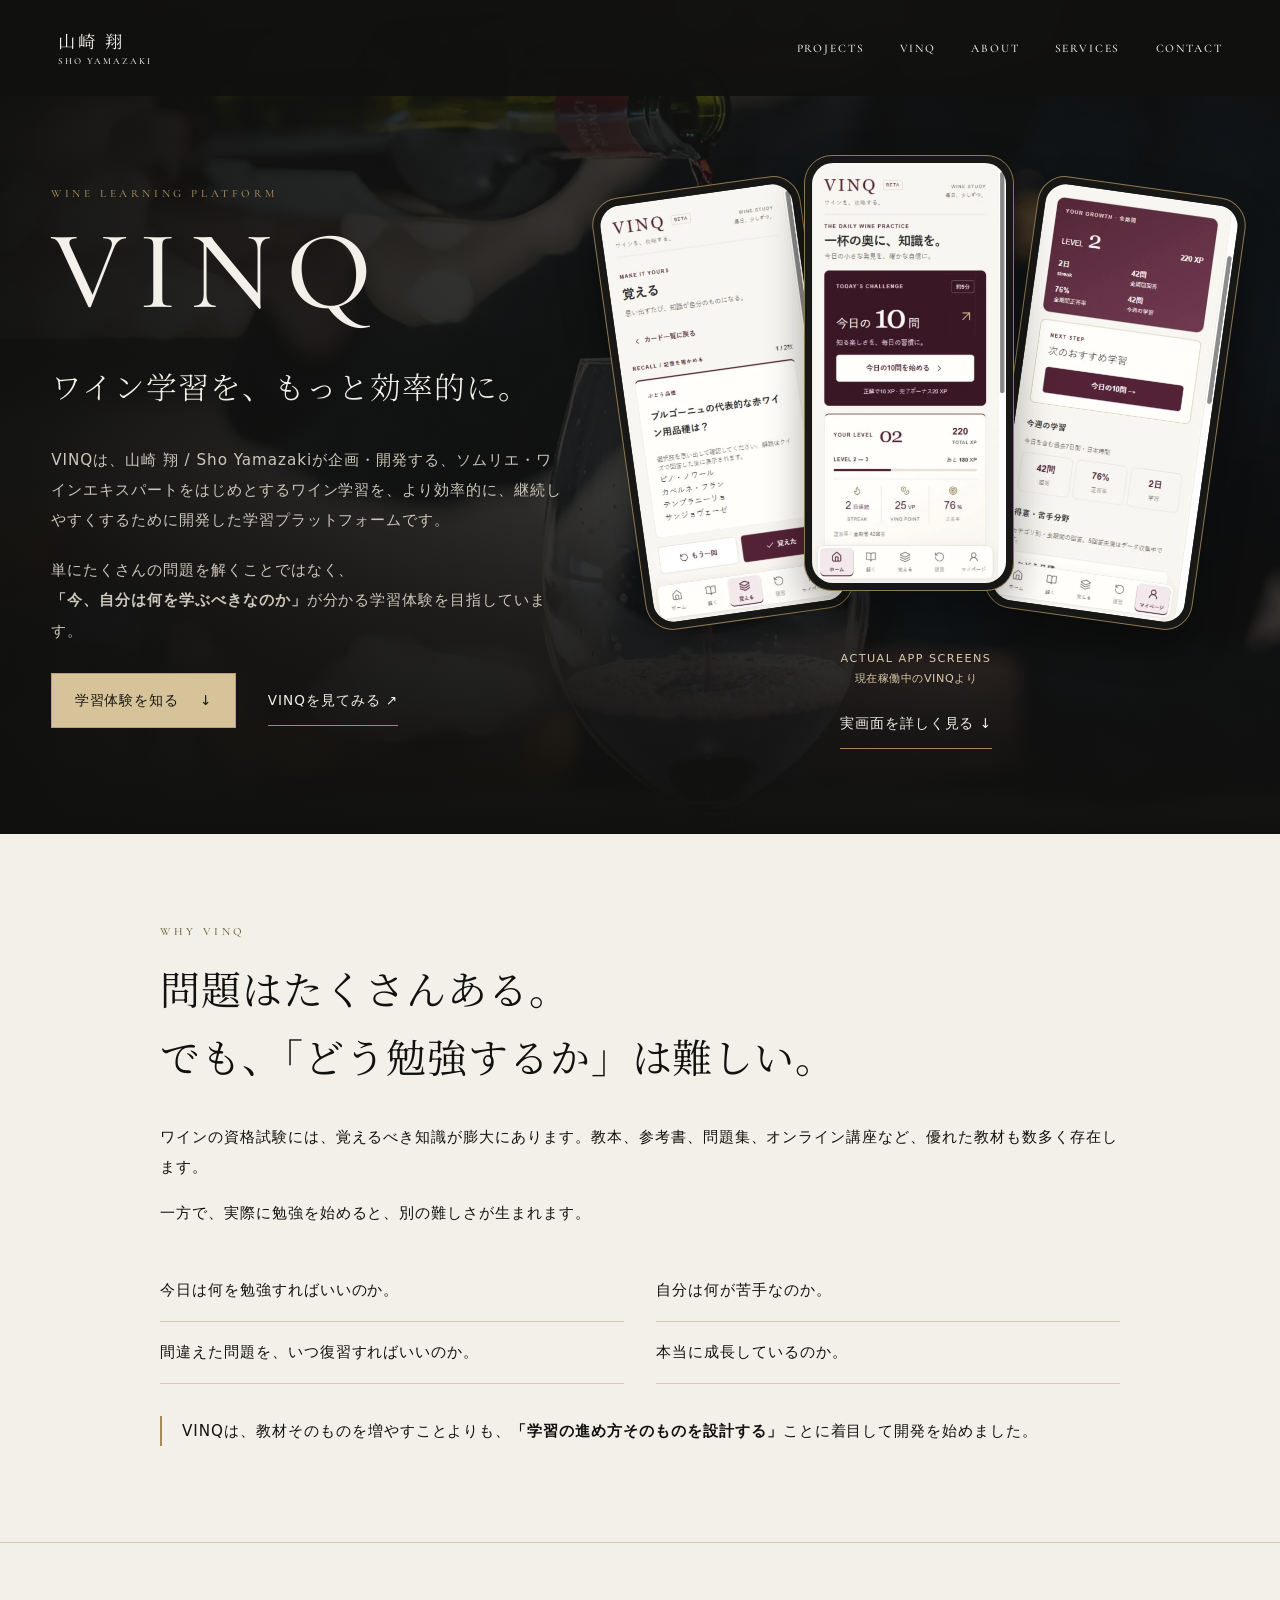
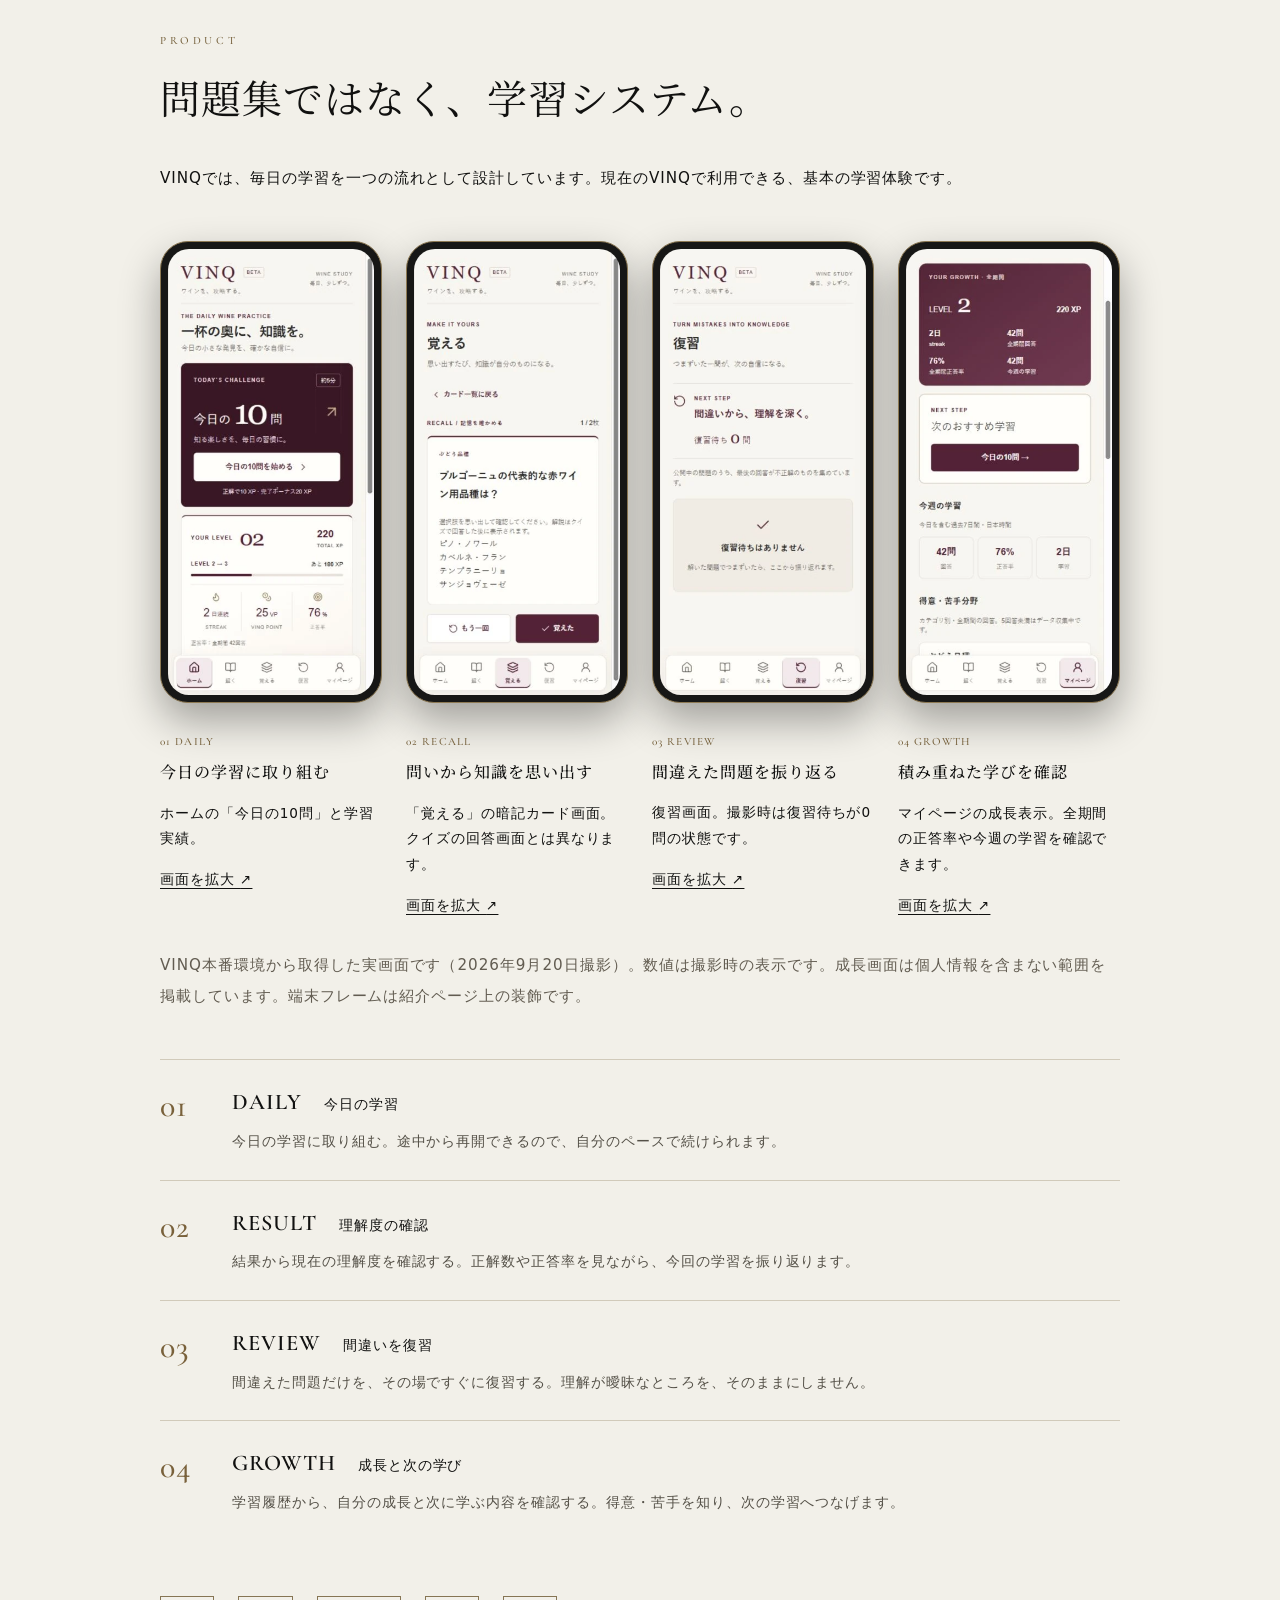
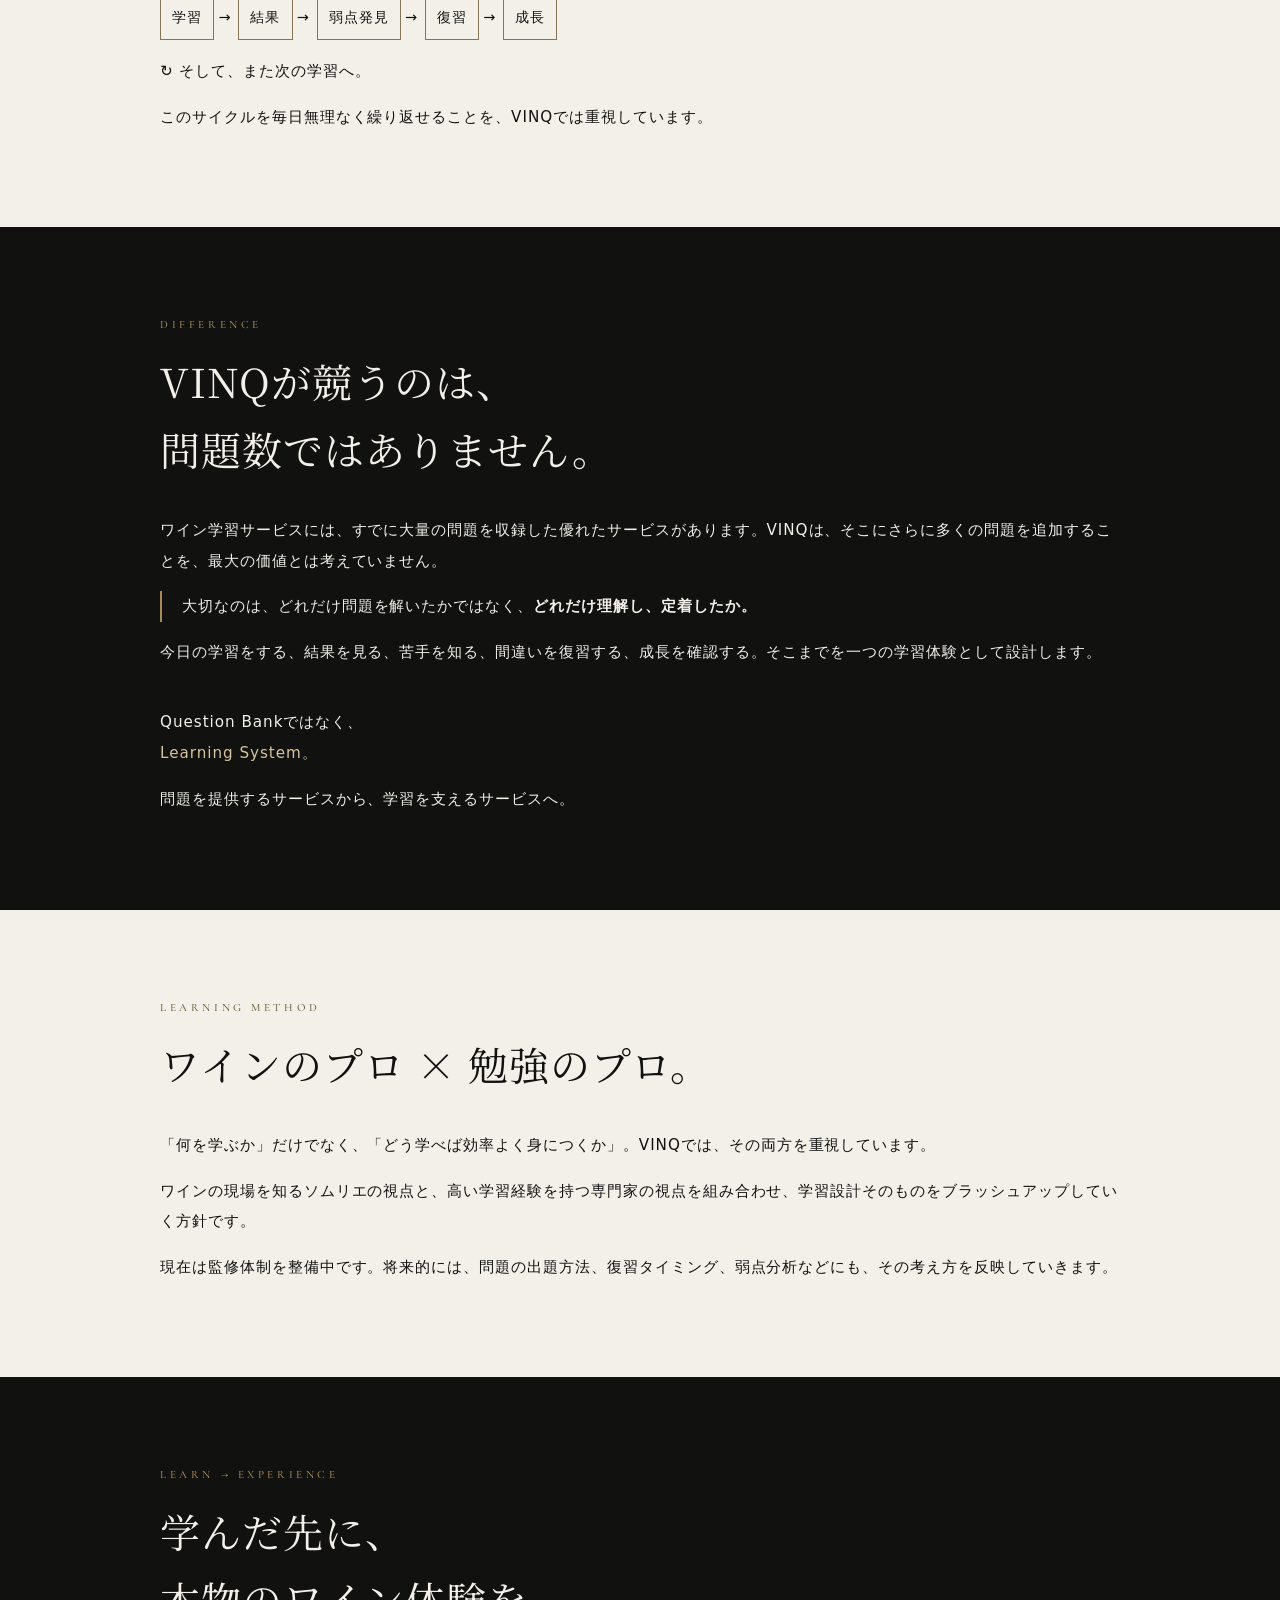
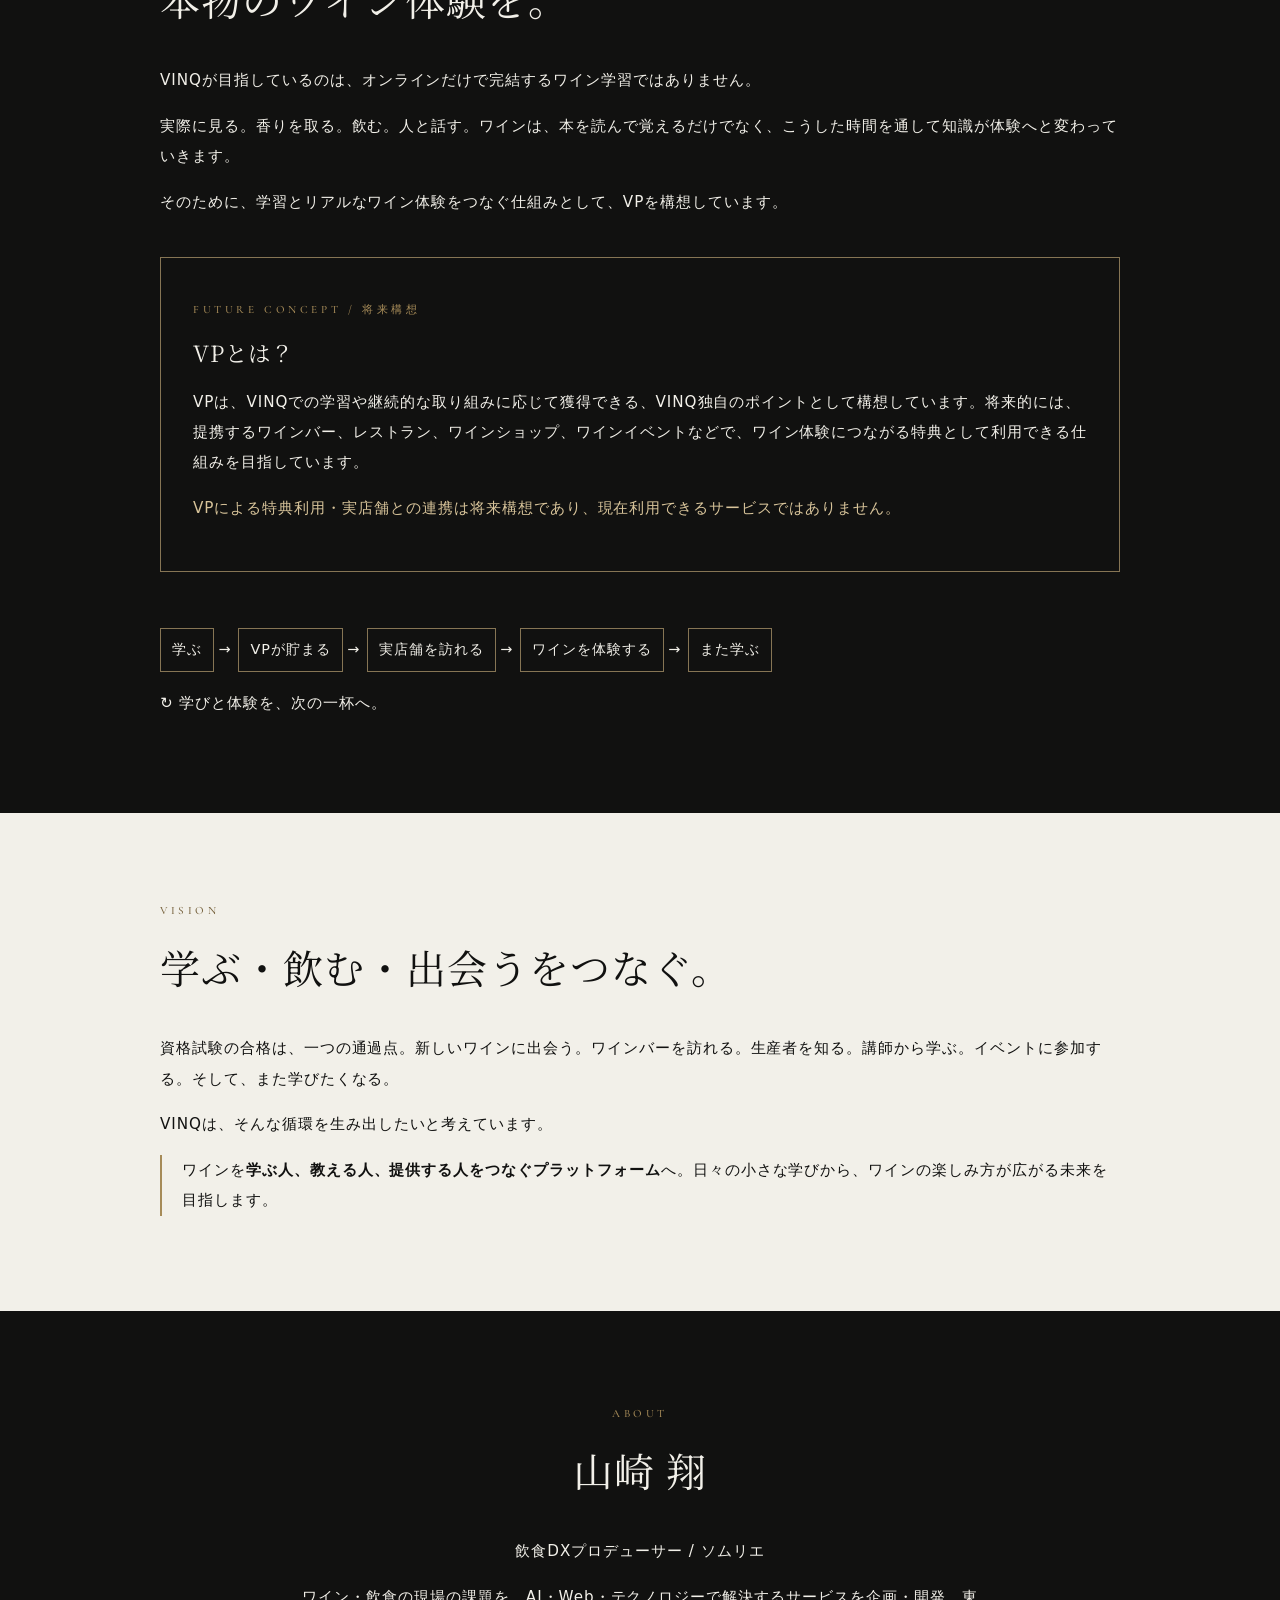
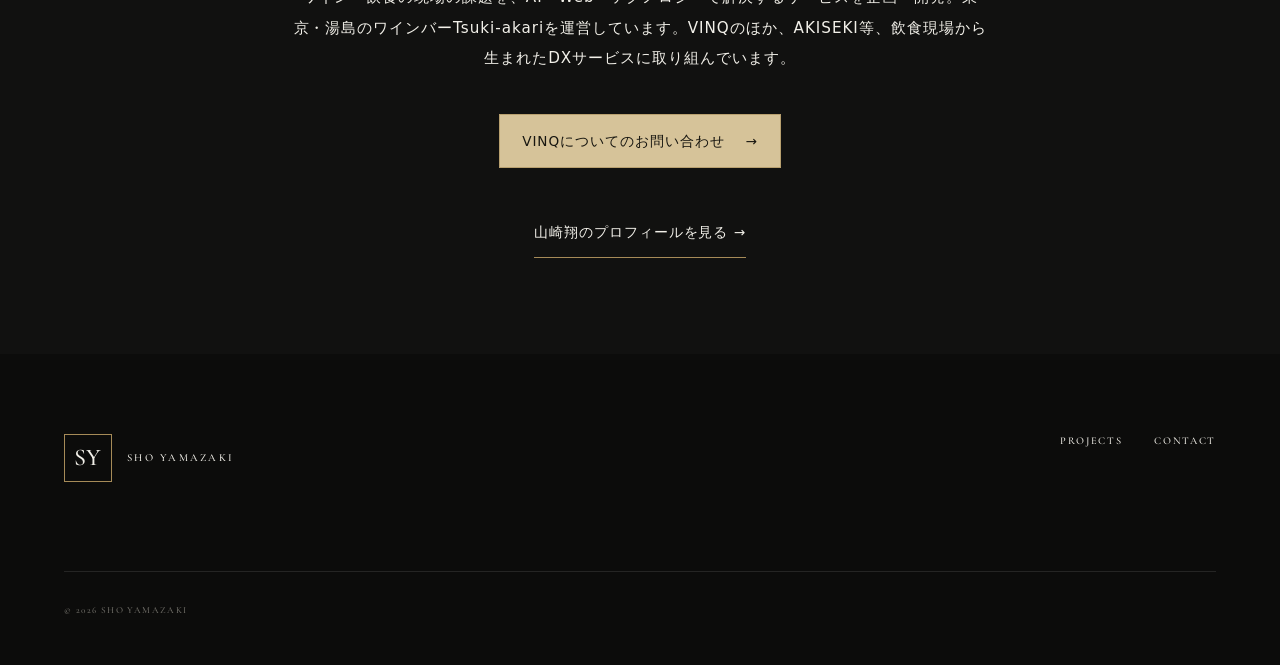
<file: vinq/index.html>
<!doctype html>
<html lang="ja">
<head>
  <meta charset="UTF-8">
  <meta name="viewport" content="width=device-width, initial-scale=1.0">
  <meta name="description" content="VINQは、ワイン学習をより効率的に、継続しやすくする学習プラットフォーム。毎日の学習・結果・誤答復習・成長の確認をつなぎ、学んだ先のワイン体験へ広がる構想を紹介します。">
  <meta name="theme-color" content="#10100f">
  <meta property="og:title" content="VINQ｜ワイン学習を、もっと効率的に。">
  <meta property="og:description" content="VINQは、ワイン学習をより効率的に、継続しやすくする学習プラットフォーム。毎日の学習・結果・誤答復習・成長の確認をつなぎ、学んだ先のワイン体験へ広がる構想を紹介します。">
  <meta property="og:image" content="https://sho-yamazaki.jp/vinq/assets/wine-1440.webp">
  <meta property="og:type" content="website">
  <meta property="og:locale" content="ja_JP">
  <meta property="og:site_name" content="山崎 翔 / Sho Yamazaki">
  <meta name="twitter:card" content="summary_large_image">
  <meta name="twitter:title" content="VINQ｜ワイン学習を、もっと効率的に。">
  <meta name="twitter:description" content="VINQは、ワイン学習をより効率的に、継続しやすくする学習プラットフォーム。毎日の学習・結果・誤答復習・成長の確認をつなぎ、学んだ先のワイン体験へ広がる構想を紹介します。">
  <meta name="twitter:image" content="https://sho-yamazaki.jp/vinq/assets/wine-1440.webp">
  <title>VINQ｜ワイン学習を、もっと効率的に。｜山崎 翔</title>
  <link rel="canonical" href="https://sho-yamazaki.jp/vinq/">
  <meta property="og:url" content="https://sho-yamazaki.jp/vinq/">
  <meta property="og:image:alt" content="ワイングラスに注がれる赤ワイン">
  <link rel="icon" href="../favicon.svg" type="image/svg+xml">
  <link rel="preconnect" href="https://fonts.googleapis.com">
  <link rel="preconnect" href="https://fonts.gstatic.com" crossorigin>
  <link href="https://fonts.googleapis.com/css2?family=Cormorant+Garamond:wght@400;500;600&family=Noto+Serif+JP:wght@300;400;500&display=swap" rel="stylesheet">
  <link rel="stylesheet" href="../styles.css">
  <link rel="stylesheet" href="./vinq.css?v=20260920-screens">
  <script src="../script.js" defer></script>
</head>
<body class="vinq-page">
  <a class="skip-link" href="#main">本文へ移動</a>
  <header class="site-header" data-header>
    <a class="brand" href="../#top" aria-label="山崎 翔 / Sho Yamazaki ホーム">
      <strong>山崎 翔</strong><small>SHO YAMAZAKI</small>
    </a>
    <button class="menu-button" type="button" aria-expanded="false" aria-controls="navigation"><span></span><span></span><span class="sr-only">メニューを開く</span></button>
    <nav id="navigation" class="navigation" aria-label="メインナビゲーション">
      <a href="../#places">Projects</a><a href="./" aria-current="page">VINQ</a><a href="../#about">About</a><a href="../#services">Services</a><a href="../#contact">Contact</a>
    </nav>
  </header>


  <main id="main">
    <section class="vinq-intro" aria-labelledby="vinq-title">
      <picture class="vinq-backdrop" aria-hidden="true"><source media="(max-width: 600px)" srcset="./assets/wine-640.webp"><img src="./assets/wine-1440.webp" alt="" width="1440" height="960" fetchpriority="high"></picture>
      <div class="vinq-hero-layout"><div class="vinq-hero-message">
      <p class="eyebrow">WINE LEARNING PLATFORM</p>
      <h1 id="vinq-title">VINQ</h1>
      <p class="vinq-tagline">ワイン学習を、もっと効率的に。</p>
      <p class="vinq-intro-copy">VINQは、<a href="../#about">山崎 翔 / Sho Yamazaki</a>が企画・開発する、ソムリエ・ワインエキスパートをはじめとするワイン学習を、より効率的に、継続しやすくするために開発した学習プラットフォームです。</p>
      <p class="vinq-intro-copy">単にたくさんの問題を解くことではなく、<br><strong>「今、自分は何を学ぶべきなのか」</strong>が分かる学習体験を目指しています。</p>
      <div class="hero-actions"><a class="dx-button" href="#product">学習体験を知る <span aria-hidden="true">↓</span></a><a class="dx-link" href="https://vinq.vercel.app/" target="_blank" rel="noopener noreferrer">VINQを見てみる <span aria-hidden="true">↗</span></a></div>
      </div>
      <div class="vinq-hero-visual" aria-label="VINQ本番の実アプリ画面">
        <div class="vinq-devices"><div class="vinq-device vinq-device-left"><img src="./assets/recall.webp" alt="VINQの暗記カード。ぶどう品種の問いと選択肢を表示。" width="375" height="812" loading="eager" decoding="async"></div><div class="vinq-device vinq-device-center"><img src="./assets/daily.webp" alt="VINQホーム。今日の10問と学習の実績を表示。" width="375" height="812" loading="eager" decoding="async"></div><div class="vinq-device vinq-device-right"><img src="./assets/growth.webp" alt="VINQマイページの成長表示。回答数・正答率と今週の学習を確認。" width="375" height="812" loading="eager" decoding="async"></div></div>
        <p class="vinq-screen-label">ACTUAL APP SCREENS <span>現在稼働中のVINQより</span></p>
        <a class="dx-link" href="#app-screens">実画面を詳しく見る <span aria-hidden="true">↓</span></a>
      </div></div>
    </section>
    <section class="vinq-section vinq-paper" aria-labelledby="why-title">
      <p class="eyebrow">WHY VINQ</p>
      <h2 id="why-title">問題はたくさんある。<br>でも、「どう勉強するか」は難しい。</h2>
      <p>ワインの資格試験には、覚えるべき知識が膨大にあります。教本、参考書、問題集、オンライン講座など、優れた教材も数多く存在します。</p>
      <p>一方で、実際に勉強を始めると、別の難しさが生まれます。</p>
      <ul class="vinq-questions"><li>今日は何を勉強すればいいのか。</li><li>自分は何が苦手なのか。</li><li>間違えた問題を、いつ復習すればいいのか。</li><li>本当に成長しているのか。</li></ul>
      <p class="vinq-statement">VINQは、教材そのものを増やすことよりも、<strong>「学習の進め方そのものを設計する」</strong>ことに着目して開発を始めました。</p>
    </section>
    <section id="product" class="vinq-section vinq-paper vinq-product" aria-labelledby="product-title">
      <p class="eyebrow">PRODUCT</p><h2 id="product-title">問題集ではなく、学習システム。</h2>
      <p>VINQでは、毎日の学習を一つの流れとして設計しています。現在のVINQで利用できる、基本の学習体験です。</p>

      <div id="app-screens" class="vinq-gallery" aria-label="VINQの実アプリ画面"><figure class="vinq-screen-card"><a class="vinq-device" href="./assets/daily.webp" target="_blank" rel="noopener" aria-label="今日の学習に取り組むの実画面を拡大して開く"><img src="./assets/daily.webp" alt="VINQホームの実画面。今日の10問、レベル、XPを表示。" width="375" height="812" loading="lazy" decoding="async"></a><figcaption><span class="eyebrow">01 DAILY</span><h3>今日の学習に取り組む</h3><p>ホームの「今日の10問」と学習実績。</p><a href="./assets/daily.webp" target="_blank" rel="noopener">画面を拡大 <span aria-hidden="true">↗</span></a></figcaption></figure><figure class="vinq-screen-card"><a class="vinq-device" href="./assets/recall.webp" target="_blank" rel="noopener" aria-label="問いから知識を思い出すの実画面を拡大して開く"><img src="./assets/recall.webp" alt="VINQの暗記カード実画面。ブルゴーニュのぶどう品種の問いと4つの選択肢。" width="375" height="812" loading="lazy" decoding="async"></a><figcaption><span class="eyebrow">02 RECALL</span><h3>問いから知識を思い出す</h3><p>「覚える」の暗記カード画面。クイズの回答画面とは異なります。</p><a href="./assets/recall.webp" target="_blank" rel="noopener">画面を拡大 <span aria-hidden="true">↗</span></a></figcaption></figure><figure class="vinq-screen-card"><a class="vinq-device" href="./assets/review.webp" target="_blank" rel="noopener" aria-label="間違えた問題を振り返るの実画面を拡大して開く"><img src="./assets/review.webp" alt="VINQの復習実画面。復習待ち0問と表示されている状態。" width="390" height="844" loading="lazy" decoding="async"></a><figcaption><span class="eyebrow">03 REVIEW</span><h3>間違えた問題を振り返る</h3><p>復習画面。撮影時は復習待ちが0問の状態です。</p><a href="./assets/review.webp" target="_blank" rel="noopener">画面を拡大 <span aria-hidden="true">↗</span></a></figcaption></figure><figure class="vinq-screen-card"><a class="vinq-device" href="./assets/growth.webp" target="_blank" rel="noopener" aria-label="積み重ねた学びを確認の実画面を拡大して開く"><img src="./assets/growth.webp" alt="VINQの成長実画面。レベル、回答数、正答率、今週の学習を表示。" width="375" height="812" loading="lazy" decoding="async"></a><figcaption><span class="eyebrow">04 GROWTH</span><h3>積み重ねた学びを確認</h3><p>マイページの成長表示。全期間の正答率や今週の学習を確認できます。</p><a href="./assets/growth.webp" target="_blank" rel="noopener">画面を拡大 <span aria-hidden="true">↗</span></a></figcaption></figure></div>
      <p class="vinq-capture-note">VINQ本番環境から取得した実画面です（2026年9月20日撮影）。数値は撮影時の表示です。成長画面は個人情報を含まない範囲を掲載しています。端末フレームは紹介ページ上の装飾です。</p>
      <ol class="learning-loop">
        <li><span class="step-number">01</span><div><h3>DAILY <small>今日の学習</small></h3><p>今日の学習に取り組む。途中から再開できるので、自分のペースで続けられます。</p></div></li>
        <li><span class="step-number">02</span><div><h3>RESULT <small>理解度の確認</small></h3><p>結果から現在の理解度を確認する。正解数や正答率を見ながら、今回の学習を振り返ります。</p></div></li>
        <li><span class="step-number">03</span><div><h3>REVIEW <small>間違いを復習</small></h3><p>間違えた問題だけを、その場ですぐに復習する。理解が曖昧なところを、そのままにしません。</p></div></li>
        <li><span class="step-number">04</span><div><h3>GROWTH <small>成長と次の学び</small></h3><p>学習履歴から、自分の成長と次に学ぶ内容を確認する。得意・苦手を知り、次の学習へつなげます。</p></div></li>
      </ol>
      <ol class="vinq-flow" aria-label="学習の循環"><li>学習</li><li>結果</li><li>弱点発見</li><li>復習</li><li>成長</li></ol>
      <p class="vinq-return">↻ そして、また次の学習へ。</p>
      <p>このサイクルを毎日無理なく繰り返せることを、VINQでは重視しています。</p>
    </section>
    <section class="vinq-section" aria-labelledby="difference-title">
      <p class="eyebrow">DIFFERENCE</p><h2 id="difference-title">VINQが競うのは、<br>問題数ではありません。</h2>
      <p>ワイン学習サービスには、すでに大量の問題を収録した優れたサービスがあります。VINQは、そこにさらに多くの問題を追加することを、最大の価値とは考えていません。</p>
      <p class="vinq-statement">大切なのは、どれだけ問題を解いたかではなく、<strong>どれだけ理解し、定着したか。</strong></p>
      <p>今日の学習をする、結果を見る、苦手を知る、間違いを復習する、成長を確認する。そこまでを一つの学習体験として設計します。</p>
      <p class="vinq-motto">Question Bankではなく、<br><span>Learning System。</span></p>
      <p>問題を提供するサービスから、学習を支えるサービスへ。</p>
    </section>
    <section class="vinq-section vinq-paper" aria-labelledby="method-title">
      <p class="eyebrow">LEARNING METHOD</p><h2 id="method-title">ワインのプロ × 勉強のプロ。</h2>
      <p>「何を学ぶか」だけでなく、「どう学べば効率よく身につくか」。VINQでは、その両方を重視しています。</p>
      <p>ワインの現場を知るソムリエの視点と、高い学習経験を持つ専門家の視点を組み合わせ、学習設計そのものをブラッシュアップしていく方針です。</p>
      <p>現在は監修体制を整備中です。将来的には、問題の出題方法、復習タイミング、弱点分析などにも、その考え方を反映していきます。</p>
    </section>
    <section class="vinq-section" aria-labelledby="experience-title">
      <p class="eyebrow">LEARN → EXPERIENCE</p><h2 id="experience-title">学んだ先に、<br>本物のワイン体験を。</h2>
      <p>VINQが目指しているのは、オンラインだけで完結するワイン学習ではありません。</p>
      <p>実際に見る。香りを取る。飲む。人と話す。ワインは、本を読んで覚えるだけでなく、こうした時間を通して知識が体験へと変わっていきます。</p>
      <p>そのために、学習とリアルなワイン体験をつなぐ仕組みとして、VPを構想しています。</p>
      <aside class="vinq-vp" aria-labelledby="vp-title"><p class="eyebrow">FUTURE CONCEPT / 将来構想</p><h3 id="vp-title">VPとは？</h3><p>VPは、VINQでの学習や継続的な取り組みに応じて獲得できる、VINQ独自のポイントとして構想しています。将来的には、提携するワインバー、レストラン、ワインショップ、ワインイベントなどで、ワイン体験につながる特典として利用できる仕組みを目指しています。</p><p class="vinq-vp-note">VPによる特典利用・実店舗との連携は将来構想であり、現在利用できるサービスではありません。</p></aside>
      <ol class="vinq-flow" aria-label="VPで目指す学習と体験の循環"><li>学ぶ</li><li>VPが貯まる</li><li>実店舗を訪れる</li><li>ワインを体験する</li><li>また学ぶ</li></ol>
      <p class="vinq-return">↻ 学びと体験を、次の一杯へ。</p>
    </section>
    <section class="vinq-section vinq-paper" aria-labelledby="vision-title">
      <p class="eyebrow">VISION</p><h2 id="vision-title">学ぶ・飲む・出会うをつなぐ。</h2>
      <p>資格試験の合格は、一つの通過点。新しいワインに出会う。ワインバーを訪れる。生産者を知る。講師から学ぶ。イベントに参加する。そして、また学びたくなる。</p>
      <p>VINQは、そんな循環を生み出したいと考えています。</p>
      <p class="vinq-statement">ワインを<strong>学ぶ人、教える人、提供する人をつなぐプラットフォーム</strong>へ。日々の小さな学びから、ワインの楽しみ方が広がる未来を目指します。</p>
    </section>
    <section class="vinq-section vinq-closing" aria-labelledby="about-title">
      <p class="eyebrow">ABOUT</p><h2 id="about-title">山崎 翔</h2>
      <p>飲食DXプロデューサー / ソムリエ</p>
      <p>ワイン・飲食の現場の課題を、AI・Web・テクノロジーで解決するサービスを企画・開発。東京・湯島のワインバーTsuki-akariを運営しています。VINQのほか、AKISEKI等、飲食現場から生まれたDXサービスに取り組んでいます。</p>
      <a class="dx-button" href="../?inquiry=vinq#inquiry-form">VINQについてのお問い合わせ <span aria-hidden="true">→</span></a>
      <p><a class="dx-link" href="../#about">山崎翔のプロフィールを見る →</a></p>
    </section>
  </main>
  <footer><a class="brand footer-brand" href="../"><span>SY</span><small>SHO YAMAZAKI</small></a><div><a href="../#places">PROJECTS</a><a href="../#contact">CONTACT</a></div><p>© <span data-year></span> SHO YAMAZAKI</p></footer>
</body>
</html>
</file>
<file: styles.css>
:root{--ink:#111110;--charcoal:#191918;--paper:#f2f0e9;--muted:#a5a197;--gold:#a68b58;--line:rgba(166,139,88,.35);--serif:"Cormorant Garamond","Times New Roman",serif;--jp:"Noto Serif JP",serif}*{box-sizing:border-box}html{scroll-behavior:smooth;overflow-x:hidden}body{margin:0;overflow-x:hidden;background:var(--ink);color:var(--paper);font-family:var(--jp);font-weight:300;letter-spacing:.06em}a{color:inherit;text-decoration:none}.skip-link{position:fixed;top:-4rem;left:1rem;z-index:100;background:var(--paper);color:var(--ink);padding:.8rem}.skip-link:focus{top:1rem}.sr-only{position:absolute;width:1px;height:1px;overflow:hidden;clip:rect(0,0,0,0)}.site-header{position:fixed;z-index:20;top:0;left:0;width:100%;height:96px;padding:0 4.5vw;display:flex;align-items:center;justify-content:space-between;border-bottom:1px solid transparent;transition:.4s}.site-header.scrolled{height:72px;background:rgba(17,17,16,.94);border-color:rgba(255,255,255,.1);backdrop-filter:blur(12px)}.brand{display:flex;align-items:center;gap:15px}.brand>span{font:500 1.5rem var(--serif);letter-spacing:.04em;border:1px solid var(--gold);width:48px;height:48px;display:grid;place-items:center}.brand small{font:500 .67rem var(--serif);letter-spacing:.21em;line-height:1.5;max-width:115px}.navigation{display:flex;gap:2.2rem;font:500 .72rem var(--serif);letter-spacing:.16em;text-transform:uppercase}.navigation a{position:relative}.navigation a:after{content:"";position:absolute;left:0;bottom:-8px;width:0;border-bottom:1px solid var(--gold);transition:.3s}.navigation a:hover:after,.navigation a:focus-visible:after{width:100%}.menu-button{display:none;background:none;border:0;color:white}.hero{height:100svh;min-height:680px;position:relative;display:grid;place-items:center;overflow:hidden;background:radial-gradient(circle at 68% 48%,#382922 0,transparent 23%),linear-gradient(120deg,#0d0d0c 15%,#191817 58%,#0d0d0c)}.hero:before{content:"";position:absolute;inset:0;opacity:.22;background:repeating-linear-gradient(118deg,transparent 0 80px,rgba(255,255,255,.03) 81px 82px)}.hero-glow{position:absolute;width:28vw;height:70vh;right:14%;top:16%;border-radius:50%;background:radial-gradient(ellipse,rgba(144,45,32,.38),rgba(10,10,9,0) 67%);filter:blur(15px);transform:rotate(-18deg)}.hero-inner{text-align:center;z-index:1}.eyebrow{font:500 .7rem var(--serif);letter-spacing:.32em;color:var(--gold);text-transform:uppercase}.hero h1{margin:2.5rem 0 2rem;font:400 clamp(4.2rem,10.5vw,10.5rem)/.72 var(--serif);letter-spacing:.02em}.hero h1 span{display:block}.hero h1 span:last-child{font-size:.62em;letter-spacing:.14em;margin-top:.6em}.hero-copy{font-size:clamp(1.1rem,1.7vw,1.5rem);line-height:2.15;letter-spacing:.17em}.scroll-cue{position:absolute;bottom:0;left:5vw;display:flex;flex-direction:column;align-items:center;gap:12px;font:500 .58rem var(--serif);letter-spacing:.25em}.scroll-cue i{height:65px;border-left:1px solid var(--gold)}.section{padding:10rem 6vw;display:grid;grid-template-columns:10% 1fr 36%;gap:7vw}.section-label{color:var(--gold);font:500 .65rem var(--serif);letter-spacing:.26em}.section-label span{display:block;padding-bottom:1.2rem;border-bottom:1px solid var(--line)}.section-label p{writing-mode:vertical-rl;margin:1.5rem auto}.about{background:var(--paper);color:var(--ink);align-items:center}.about h2,.services h2{font-size:clamp(2.2rem,4vw,4rem);font-weight:400;line-height:1.65;margin:1rem 0 3rem}.about h2 span,.services h2 span{display:block;white-space:nowrap}.about-copy{max-width:550px;font-size:.94rem;line-height:2.4;color:#4f4c46}.portrait{height:620px;position:relative;display:grid;place-items:center;background:linear-gradient(145deg,#36332e,#171716);color:var(--paper);overflow:hidden}.portrait:after{content:"";position:absolute;width:180px;height:80%;border-radius:50% 50% 10% 10%;background:linear-gradient(#6c6358,#232220);filter:blur(18px);opacity:.55}.monogram{font:400 9rem var(--serif);opacity:.08}.placeholder>p{position:absolute;z-index:2;bottom:25px;left:30px;font:500 .62rem var(--serif);letter-spacing:.2em}.placeholder>p span{color:var(--muted);line-height:2}.project{min-height:760px;display:grid;grid-template-columns:1.08fr .92fr}.project-light{background:var(--paper);color:var(--ink)}.project-dark{background:#181817}.project-visual{min-height:620px;position:relative;background:linear-gradient(130deg,rgba(255,255,255,.025),transparent 40%),radial-gradient(circle at 28% 35%,rgba(117,67,45,.22),transparent 36%),linear-gradient(145deg,#302b27,#121211 72%);overflow:hidden}.project-visual:after{content:"";position:absolute;inset:0;background:linear-gradient(180deg,transparent 55%,rgba(0,0,0,.45)),repeating-linear-gradient(115deg,transparent 0 110px,rgba(255,255,255,.018) 111px 112px)}.project-visual>span{position:absolute;z-index:1;bottom:3rem;left:3rem;color:#ddd;font:500 .61rem var(--serif);letter-spacing:.25em}.project-light .project-visual{order:2;background:linear-gradient(145deg,rgba(255,255,255,.05),transparent 42%),radial-gradient(circle at 70% 32%,rgba(135,80,58,.2),transparent 35%),linear-gradient(140deg,#4b4540,#191817 70%)}.project-content{padding:9vw;display:flex;flex-direction:column;justify-content:center;align-items:flex-start}.project-content h2{font:400 clamp(4rem,7vw,7rem)/1 var(--serif);margin:1.5rem 0}.project-content>p:not(.eyebrow,.ja-title,.formula){max-width:480px;color:var(--muted);line-height:2.3;font-size:.9rem}.project-light .project-content>p{color:#55514c}.ja-title{font-size:1.1rem;margin:0 0 2rem}.formula{font:400 clamp(1.15rem,2vw,1.6rem) var(--serif);letter-spacing:.05em}.formula i{color:var(--gold);padding:0 .35em}.text-link{font:500 .7rem var(--serif);letter-spacing:.2em;border-bottom:1px solid var(--gold);padding:1rem 0;margin-top:2rem;transition:color .25s,padding .25s}.text-link span{margin-left:2rem;color:var(--gold)}.text-link:hover,.text-link:focus-visible{color:var(--gold);padding-right:.5rem}.services{grid-template-columns:10% 1fr 48%;background:#141413}.service-list{list-style:none;padding:0;margin:0}.service-list li{border-top:1px solid rgba(255,255,255,.13)}.service-list li:last-child{border-bottom:1px solid rgba(255,255,255,.13)}.service-list a{display:grid;grid-template-columns:3rem minmax(0,1fr) auto 1rem;align-items:center;gap:1rem;padding:1.5rem 0;transition:padding .25s,background .25s}.service-list a:hover,.service-list a:focus-visible{padding-right:.5rem;padding-left:.5rem;background:rgba(255,255,255,.025)}.service-list span{font:500 .65rem var(--serif);color:var(--gold)}.service-list h3{font-size:.95rem;font-weight:400;margin:0;word-break:keep-all;overflow-wrap:normal}.service-list p{font:400 .72rem var(--serif);color:#77746d;margin:0}.service-list i{color:var(--gold);font-style:normal}.philosophy{background:#292824;text-align:center;padding:11rem 5vw;position:relative;overflow:hidden}.philosophy-mark{position:absolute;left:50%;top:2rem;transform:translateX(-50%);font:400 26rem var(--serif);color:rgba(255,255,255,.025)}.philosophy h2{font-size:clamp(2.5rem,5vw,5.2rem);font-weight:300;line-height:1.55;letter-spacing:.12em;margin:2rem}.philosophy>p:not(.eyebrow){color:#aaa69c;line-height:2.4;font-size:.9rem}.philosophy-words{max-width:900px;margin:6rem auto 0;display:flex;align-items:center;justify-content:space-between;font:500 .65rem var(--serif);letter-spacing:.2em}.philosophy-words i{width:40px;border-top:1px solid var(--gold)}.contact{background:var(--paper);color:var(--ink);text-align:center;padding:10rem 5vw}.contact h2{font-size:clamp(2.4rem,4.4vw,4.7rem);font-weight:300;line-height:1.55;margin:2rem}.contact>p:not(.eyebrow,.contact-note){color:#68645e;line-height:2.2;font-size:.9rem}.contact-button{width:min(480px,100%);min-height:110px;margin:4rem auto 1.5rem;border:1px solid var(--gold);background:var(--ink);color:var(--paper);display:grid;grid-template-columns:1fr auto;grid-template-rows:1fr 1fr;text-align:left;padding:1.7rem 2.2rem;box-shadow:0 14px 35px rgba(17,17,16,.12);transition:transform .3s,background .3s,box-shadow .3s}.contact-button:hover,.contact-button:focus-visible{background:#292824;transform:translateY(-3px);box-shadow:0 20px 45px rgba(17,17,16,.2)}.contact-button span{font-size:1rem}.contact-button small{font:500 .6rem var(--serif);letter-spacing:.23em;color:var(--gold)}.contact-button i{grid-row:1/3;grid-column:2;align-self:center;color:var(--gold);font-style:normal}.contact-note{font-size:.65rem;color:#99958e}footer{padding:5rem 5vw 2.5rem;background:#0c0c0b;display:grid;grid-template-columns:1fr 1fr;gap:5rem}footer>div{display:flex;justify-content:flex-end;gap:2rem;font:500 .65rem var(--serif);letter-spacing:.16em}footer>p{grid-column:1/3;border-top:1px solid rgba(255,255,255,.1);padding-top:2rem;color:#706e68;font:500 .58rem var(--serif);letter-spacing:.15em}.reveal{animation:appear 1.2s both}.hero h1{animation-delay:.15s}.hero-copy{animation-delay:.3s}@keyframes appear{from{opacity:0;transform:translateY(24px)}to{opacity:1;transform:none}}@media(max-width:850px){.site-header{height:76px;padding:0 22px}.brand>span{width:40px;height:40px}.navigation{position:fixed;inset:0;background:#10100f;display:flex;flex-direction:column;justify-content:center;align-items:center;gap:2.5rem;font-size:1rem;visibility:hidden;opacity:0;transition:.3s}.navigation.open{visibility:visible;opacity:1}.menu-button{display:block;position:relative;z-index:2;width:38px;height:38px}.menu-button span:not(.sr-only){display:block;border-top:1px solid currentColor;margin:7px}.hero h1{font-size:clamp(3.2rem,16vw,6rem)}.hero-glow{width:80vw;right:-5%}.section{padding:7rem 24px;display:block}.section-label{display:none}.about h2,.services h2{font-size:2.2rem}.portrait{height:480px;margin-top:4rem}.project{display:flex;flex-direction:column;min-height:0}.project-light .project-visual{order:0}.project-visual{min-height:430px}.project-content{padding:6rem 24px}.project-content h2{font-size:4rem}.services-head{margin-bottom:4rem}.service-list li{grid-template-columns:2rem 1fr}.service-list li p{grid-column:2}.philosophy{padding:7rem 22px}.philosophy h2{font-size:2.2rem;margin:2rem 0}.philosophy>p:not(.eyebrow){text-align:left}.philosophy-words{flex-wrap:wrap;gap:1rem;justify-content:center;margin-top:4rem}.philosophy-words i{width:12px}.contact{padding:7rem 22px}.contact h2{font-size:2.1rem;margin:2rem 0}.contact br{display:none}footer{display:block;padding:4rem 24px 2rem}footer>div{justify-content:flex-start;flex-wrap:wrap;margin:3rem 0}footer>p{margin-top:2rem}.footer-brand small{display:block}}@media(prefers-reduced-motion:reduce){*{scroll-behavior:auto!important;animation:none!important;transition:none!important}}

/* Editorial photography */
.hero-image {
  position: absolute;
  inset: 0;
  width: 100%;
  height: 100%;
  object-fit: cover;
  object-position: center 48%;
  filter: saturate(.78) contrast(1.06);
  transform: scale(1.01);
}

.hero::before {
  z-index: 1;
  opacity: 1;
  background:
    linear-gradient(90deg, rgba(7, 7, 6, .73) 0%, rgba(8, 8, 7, .35) 44%, rgba(7, 7, 6, .52) 100%),
    linear-gradient(180deg, rgba(7, 7, 6, .54) 0%, transparent 34%, rgba(7, 7, 6, .68) 100%);
}

.hero-glow { z-index: 1; opacity: .45; }
.hero-inner { position: relative; z-index: 2; text-shadow: 0 2px 32px rgba(0, 0, 0, .75); }
.scroll-cue { z-index: 2; }

.portrait {
  margin: 0;
  display: block;
  box-shadow: 0 25px 65px rgba(38, 32, 22, .22);
}

.portrait::after {
  inset: 0;
  width: auto;
  height: auto;
  border-radius: 0;
  background: linear-gradient(180deg, transparent 55%, rgba(8, 8, 7, .76) 100%);
  filter: none;
  opacity: 1;
}

.portrait img {
  width: 100%;
  height: 100%;
  display: block;
  object-fit: cover;
  object-position: 58% 48%;
  filter: saturate(.82) contrast(1.03);
}

.portrait figcaption {
  position: absolute;
  z-index: 2;
  right: 28px;
  bottom: 26px;
  left: 28px;
  display: flex;
  align-items: flex-end;
  justify-content: space-between;
  gap: 1rem;
  font: 500 .75rem var(--serif);
  letter-spacing: .2em;
}

.portrait figcaption small { color: #c8c3b8; font-size: .55rem; }

/* Profile details */
.profile-name { display: flex; align-items: baseline; gap: 1rem; margin-bottom: 1.5rem; color: var(--ink); }
.profile-name strong { font-size: 1.15rem; font-weight: 500; letter-spacing: .12em; }
.profile-name span { font: 500 .72rem var(--serif); color: var(--gold); letter-spacing: .16em; }
.profile-statement { margin: 2rem 0; padding: 1.5rem 0 1.5rem 1.5rem; border-left: 1px solid var(--gold); color: var(--ink); font-size: 1rem; line-height: 2.1; }
.career { margin-top: 2.75rem; padding-top: 1.75rem; border-top: 1px solid rgba(17,17,16,.14); font-size: .78rem; line-height: 2; color: #625e57; }
.career-title { margin: 0 0 1rem; font: 500 .62rem var(--serif); letter-spacing: .25em; color: var(--gold); }
.career > p { margin: .75rem 0; }
.career ul { display: flex; flex-wrap: wrap; gap: .25rem 1.25rem; margin: .7rem 0 1.25rem; padding: 0; list-style: none; font: 500 .72rem var(--serif); letter-spacing: .08em; color: var(--ink); }
.career li:not(:last-child)::after { content: "·"; margin-left: 1.25rem; color: var(--gold); }

/* Contact routes */
.inquiry-list { width: min(920px, 100%); margin: 3.5rem auto 0; padding: 1.5rem 0; border-top: 1px solid rgba(17,17,16,.15); border-bottom: 1px solid rgba(17,17,16,.15); display: grid; grid-template-columns: repeat(4, 1fr); gap: 1rem 1.5rem; list-style: none; color: #5d5952; font-size: .72rem; line-height: 1.7; }
.inquiry-list li::before { content: "—"; margin-right: .6em; color: var(--gold); }
.contact-actions { width: min(920px, 100%); margin: 3.5rem auto 1.5rem; display: grid; grid-template-columns: 1.35fr 1fr 1fr; gap: 1rem; }
.contact-actions .contact-button { width: 100%; min-height: 120px; margin: 0; }
.contact-button-secondary { background: transparent; color: var(--ink); box-shadow: none; }
.contact-button-secondary:hover,.contact-button-secondary:focus-visible { color: var(--paper); }

/* Inquiry form */
.inquiry-panel { scroll-margin-top: 90px; width: min(1040px, 100%); margin: 7rem auto 0; padding: clamp(4rem, 7vw, 6.5rem) clamp(2rem, 8vw, 8rem); background: #ebe8df; color: var(--ink); text-align: left; border: 1px solid rgba(17,17,16,.12); border-top-color: var(--gold); box-shadow: 0 28px 70px rgba(17,17,16,.11); }
.inquiry-heading { width: min(760px, 100%); margin: 0 auto clamp(3.5rem, 6vw, 5rem); padding-bottom: 2.75rem; border-bottom: 1px solid rgba(17,17,16,.16); }
.inquiry-heading h3 { margin: 1.25rem 0 1.5rem; font-size: clamp(2rem, 3.2vw, 3.3rem); font-weight: 300; line-height: 1.55; letter-spacing: .1em; }
.inquiry-heading > p:last-child { margin-bottom: 0; color: #625e57; font-size: .78rem; line-height: 2.2; }
.inquiry-form { width: min(760px, 100%); margin: 0 auto; display: grid; grid-template-columns: minmax(0, 1fr); gap: 2.5rem; }
.form-field { min-width: 0; }
.form-field-full { grid-column: 1; }
.form-field label { display: flex; align-items: baseline; justify-content: flex-start; gap: .8rem; margin-bottom: .9rem; color: #302e2a; font-size: .78rem; letter-spacing: .11em; }
.form-field label span { color: var(--gold); font: 600 .5rem var(--serif); letter-spacing: .2em; text-transform: uppercase; }
.form-field input,.form-field select,.form-field textarea { -webkit-appearance: none; appearance: none; display: block; width: 100%; max-width: 100%; margin: 0; border: 1px solid rgba(17,17,16,.28); border-radius: 0; outline: 0; background: rgba(242,240,233,.45); color: var(--ink); font: 300 16px/1.7 var(--jp); letter-spacing: .05em; box-shadow: none; transition: border-color .25s, background-color .25s, box-shadow .25s; }
.form-field input,.form-field select { min-height: 62px; padding: .9rem 1.1rem; }
.form-field textarea { min-height: 240px; padding: 1rem 1.1rem; resize: vertical; }
.form-field input:hover,.form-field select:hover,.form-field textarea:hover { border-color: rgba(166,139,88,.8); }
.form-field input:focus-visible,.form-field select:focus-visible,.form-field textarea:focus-visible { border-color: var(--gold); background: var(--paper); box-shadow: 0 0 0 2px rgba(166,139,88,.16); }
.select-wrap { position: relative; width: 100%; }
.select-wrap::after { content: "⌄"; position: absolute; top: 50%; right: 1.15rem; color: var(--gold); pointer-events: none; transform: translateY(-58%); }
.form-field select { padding-right: 3.25rem; cursor: pointer; }
.form-field select:invalid { color: #77736b; }
.form-submit { padding-top: .5rem; }
.form-submit button { -webkit-appearance: none; appearance: none; width: 100%; max-width: 100%; min-height: 94px; margin: 0; border: 1px solid var(--ink); border-radius: 0; background: var(--ink); color: var(--paper); display: grid; grid-template-columns: 1fr auto; grid-template-rows: 1fr 1fr; align-items: center; padding: 1.5rem 1.75rem; text-align: left; font: inherit; box-shadow: none; cursor: pointer; transition: border-color .25s, background-color .25s, color .25s, transform .25s, box-shadow .25s, opacity .25s; }
.form-submit button span { font: 600 .82rem var(--serif); letter-spacing: .22em; }
.form-submit button small { font: 400 .65rem var(--jp); letter-spacing: .12em; color: #c7c2b7; }
.form-submit button i { grid-row: 1 / 3; grid-column: 2; color: var(--gold); font-style: normal; font-size: 1.25rem; transition: transform .25s; }
.form-submit button:hover { border-color: var(--gold); background: #292824; transform: translateY(-2px); box-shadow: 0 14px 30px rgba(17,17,16,.14); }
.form-submit button:hover i { transform: translateX(4px); }
.form-submit button:focus-visible { border-color: var(--gold); outline: 2px solid var(--gold); outline-offset: 4px; }
.form-submit button:disabled { border-color: #77736b; background: #77736b; opacity: .68; cursor: wait; transform: none; box-shadow: none; }
.form-submit button:disabled i { transform: none; }
.form-status { min-height: 1.8em; margin: 1rem 0 0; color: #6d6961; font-size: .75rem; line-height: 1.8; }
.form-status.is-success { color: #59683f; }
.form-status.is-error { color: #994f44; }

@media (max-width: 850px) {
  .hero { min-height: 620px; }
  .hero-image { object-position: 54% center; }
  .hero::before {
    background:
      linear-gradient(90deg, rgba(7, 7, 6, .62), rgba(7, 7, 6, .42)),
      linear-gradient(180deg, rgba(7, 7, 6, .64) 0%, transparent 35%, rgba(7, 7, 6, .75) 100%);
  }
  .hero h1 { line-height: .78; }
  .hero h1 span:last-child { letter-spacing: .09em; }
  .portrait { height: min(128vw, 620px); }
  .portrait img { object-position: 58% center; }
  .portrait figcaption { right: 20px; bottom: 20px; left: 20px; }
  .portrait figcaption small { display: none; }
  .career ul { display: block; }
  .career li::after { display: none; }
  .inquiry-list { grid-template-columns: repeat(2, 1fr); text-align: left; }
  .contact-actions { grid-template-columns: 1fr; }
  .contact-actions .contact-button { min-height: 100px; }
  .inquiry-panel { margin-top: 5rem; padding: 3.75rem clamp(1.25rem, 6vw, 2.5rem); }
  .inquiry-heading { margin-bottom: 3rem; padding-bottom: 2.25rem; }
  .inquiry-form { gap: 2rem; }
  .form-field input,.form-field select,.form-field textarea,.form-submit button { width: 100%; max-width: 100%; }
  .form-field textarea { min-height: 220px; }
}

/* Responsive typography and touch-target refinements */
@media (max-width: 850px) {
  .about h2,
  .services h2 { font-size: clamp(1.45rem, 7vw, 2.2rem); letter-spacing: .025em; }
  .project-visual { min-height: clamp(300px, 92vw, 430px); }
  .project-visual > span { bottom: 1.75rem; left: 1.5rem; }
  .service-list a { grid-template-columns: 2rem minmax(0, 1fr) 1rem; min-height: 86px; }
  .service-list a p { grid-column: 2; }
  .service-list a i { grid-column: 3; grid-row: 1 / 3; }
  .service-list h3 { font-size: .9rem; }
  .contact-button { margin-top: 3rem; padding: 1.5rem; }
}

@media (max-width: 380px) {
  .site-header { padding-right: 16px; padding-left: 16px; }
  .brand { gap: 10px; }
  .brand small { max-width: 100px; font-size: .58rem; }
  .section, .project-content, .philosophy, .contact { padding-right: 18px; padding-left: 18px; }
  .hero h1 { font-size: 3rem; }
  footer { padding-right: 18px; padding-left: 18px; }
}

/* Sho Yamazaki personal brand */
.site-header .brand { flex-direction: column; align-items: flex-start; gap: 3px; }
.site-header .brand strong { font: 400 1.08rem var(--jp); letter-spacing: .18em; white-space: nowrap; }
.site-header .brand small { max-width: none; font-size: .58rem; letter-spacing: .22em; line-height: 1.2; white-space: nowrap; }

.hero-inner { width: min(980px, calc(100% - 48px)); }
.hero .eyebrow { margin: 0 0 clamp(1.35rem, 3vh, 2.3rem); }
.hero h1.hero-brand { margin: 0; font: inherit; line-height: 1; letter-spacing: normal; }
.hero-logo-frame { display: block; width: min(100%, 900px); aspect-ratio: 3.55 / 1; margin: 0 auto; overflow: hidden; }
.hero h1 .hero-logo-frame img { display: block; width: 100%; height: auto; transform: translateY(-8.5%); clip-path: polygon(0 0,100% 0,100% 71%,80% 71%,80% 63%,0 63%); filter: drop-shadow(0 4px 18px rgba(0,0,0,.35)); }
.hero h1 .hero-name { display: block; margin-top: clamp(1rem, 2vh, 1.45rem); color: var(--paper); font: 500 clamp(.82rem, 1.25vw, 1.05rem)/1.2 var(--serif); letter-spacing: .38em; }
.hero-divider { display: block; width: 42px; margin: clamp(.9rem, 1.8vh, 1.3rem) auto 0; border-top: 1px solid var(--gold); }
.hero-role { margin: clamp(.9rem, 1.8vh, 1.3rem) 0 0; font-size: clamp(.82rem, 1.1vw, 1rem); font-weight: 300; letter-spacing: .18em; }
.hero-fields { margin: clamp(.7rem, 1.4vh, 1rem) 0 0; color: var(--gold); font: 500 clamp(.55rem, .75vw, .68rem)/1.4 var(--serif); letter-spacing: .28em; }
.hero-copy { margin: clamp(2.6rem, 5.5vh, 4rem) 0 0; }
.hero-role { animation-delay: .25s; }
.hero-fields { animation-delay: .32s; }
.hero-copy { animation-delay: .42s; }

@media (max-width: 850px) {
  .site-header .brand { gap: 2px; }
  .site-header .brand strong { font-size: .92rem; letter-spacing: .14em; }
  .site-header .brand small { font-size: .5rem; letter-spacing: .18em; }
  .hero { min-height: 680px; }
  .hero-inner { width: calc(100% - 40px); padding-top: 3rem; }
  .hero-logo-frame { width: min(100%, 620px); }
  .hero h1 .hero-name { margin-top: 1rem; font-size: .78rem; letter-spacing: .3em; }
  .hero-divider { width: 36px; margin-top: 1rem; }
  .hero-role { margin-top: 1rem; font-size: .78rem; letter-spacing: .12em; }
  .hero-fields { max-width: 100%; margin-top: .75rem; font-size: .52rem; letter-spacing: .15em; white-space: nowrap; }
  .hero-copy { margin-top: 2.75rem; font-size: clamp(.98rem, 4.4vw, 1.15rem); line-height: 2; letter-spacing: .12em; }
}

@media (max-width: 380px) {
  .site-header .brand small { max-width: none; font-size: .48rem; }
  .hero-inner { width: calc(100% - 32px); }
  .hero h1.hero-brand { font-size: inherit; }
  .hero h1 .hero-name { letter-spacing: .25em; }
  .hero-role { font-size: .73rem; letter-spacing: .08em; }
  .hero-fields { font-size: .48rem; letter-spacing: .09em; }
}

/* Partnership portfolio: reuse the existing palette, photography and type. */
[id] { scroll-margin-top: 94px; }
.hero { height: auto; min-height: min(900px, 100svh); padding: 120px 0 90px; }
.hero-logo-frame { width: min(68%, 480px); }
.hero .hero-role { font-size: clamp(.95rem, 1.5vw, 1.25rem); letter-spacing: .07em; }
.hero .hero-copy { margin-top: 1.7rem; font-size: clamp(1.55rem, 2.8vw, 2.6rem); line-height: 1.65; letter-spacing: .09em; }
.hero-summary { max-width: 620px; margin: 1.25rem auto 0; font-family: system-ui, sans-serif; font-size: .9rem; line-height: 1.9; color: #e1ded6; }
.hero-actions { display: flex; flex-wrap: wrap; justify-content: center; align-items: center; gap: 1rem 2rem; margin-top: 1.7rem; }
.dx-button { display: inline-flex; align-items: center; justify-content: space-between; gap: 1.3rem; min-height: 48px; padding: 1rem 1.4rem; border: 1px solid #b8a06f; background: #d6c399; color: #171610; font: 500 .85rem/1.5 system-ui, sans-serif; text-shadow: none; }
.dx-button:hover { background: #ecdfc1; }
.dx-link { display: inline-block; padding: .8rem 0; border-bottom: 1px solid var(--gold); font: 400 .85rem/1.7 system-ui, sans-serif; }
.dx-button:focus-visible, .dx-link:focus-visible, .dx-card a:focus-visible { outline: 2px solid var(--gold); outline-offset: 5px; }
.dx-projects { padding: 5rem max(24px, 7vw); background: var(--charcoal); }
.dx-heading { max-width: 1100px; margin: 0 auto 2.5rem; }
.dx-heading h2 { margin: .8rem 0; font: 500 clamp(2.2rem, 4vw, 3.2rem)/1.1 var(--serif); letter-spacing: .1em; }
.dx-heading > p:last-child { font-size: .9rem; line-height: 1.8; }
.dx-project-grid { display: grid; grid-template-columns: repeat(2,minmax(0,1fr)); gap: 1.25rem; max-width: 1100px; margin: auto; }
.dx-card { display: flex; flex-direction: column; padding: clamp(1.5rem,3vw,2.7rem); border: 1px solid var(--line); background: #141413; }
.dx-card-featured { border-color: #b59c68; background: #25221c; }
.dx-card .eyebrow { font-size: .68rem; line-height: 1.8; letter-spacing: .13em; }
.dx-card h3 { margin: .6rem 0 1rem; font: 500 clamp(2.5rem,4vw,3.1rem)/1.1 var(--serif); }
.dx-card > p:not(.eyebrow) { font: 400 .9rem/1.95 system-ui,sans-serif; color: #c5c1b8; margin: .5rem 0; }
.dx-card > p.dx-card-lead { color: var(--paper); font: 400 1.05rem/1.8 var(--jp); }
.dx-card .text-link { margin-top: auto; padding-top: 1.5rem; align-self: flex-start; font-size: .8rem; }
.dx-other { max-width: 1100px; margin: 2rem auto 0; font: 400 .8rem/2 system-ui,sans-serif; color: #c5c1b8; }
.dx-other a { display: inline-block; text-decoration: underline; text-underline-offset: 4px; }
.profile-role { font-size: .9rem; color: #63512f; }
.vinq-page .site-header { background: rgba(17,17,16,.97); }
.vinq-intro { padding: 160px 24px 85px; text-align: center; background: radial-gradient(ellipse at top, #302820, #111110 70%); }
.vinq-intro h1 { font: 500 clamp(4rem,10vw,7rem)/1 var(--serif); letter-spacing: .12em; margin: 1.3rem 0 2rem; }
.vinq-tagline { font-size: clamp(1.3rem,3vw,2.3rem); line-height: 1.8; }
.vinq-intro-copy { max-width: 700px; margin: auto; font: 400 .95rem/2 system-ui,sans-serif; color: #cdc7bb; }
.vinq-section { padding: 5rem max(24px, calc((100% - 960px)/2)); }
.vinq-section h2 { font-size: clamp(1.6rem,3.2vw,2.5rem); font-weight: 400; line-height: 1.7; margin: 1rem 0 2rem; }
.vinq-section > p:not(.eyebrow), .vinq-section article p, .partnership-grid p { font: 400 .95rem/2 system-ui,sans-serif; }
.vinq-paper { background: var(--paper); color: var(--ink); }
.vinq-paper .eyebrow { color: #75603b; }
.learning-loop { list-style: none; padding: 0; margin: 3rem 0 0; }
.learning-loop li { display: grid; grid-template-columns: 3.5rem minmax(0,1fr); gap: 1rem; padding: 1.5rem 0; border-top: 1px solid #d1caba; }
.step-number { font: 500 2rem/1.4 var(--serif); color: #79613b; }
.learning-loop h3 { margin: 0 0 .5rem; font: 600 1.4rem/1.6 var(--serif); }
.learning-loop small { display: inline-block; margin-left: 1rem; font: 500 .85rem/1.6 system-ui,sans-serif; }
.learning-loop p { margin: 0; font: 400 .9rem/1.9 system-ui,sans-serif; color: #545047; }
.vinq-statement { border-left: 2px solid var(--gold); padding-left: 1.25rem; }
.partnership-grid { display: grid; grid-template-columns: repeat(2,minmax(0,1fr)); gap: 1.5rem; margin-top: 2.5rem; }
.partnership-grid > div { padding: 1.5rem; border: 1px solid var(--line); }
.partnership-grid h3, .collab-ideas h3 { font: 500 1.05rem/1.7 var(--jp); margin: 0 0 1rem; }
.partnership-grid p { color: #cdc7bb; margin: 0; }
.vinq-section .partnership-formula { text-align: center; font-size: 1.15rem; padding: 1.5rem 0; color: #d8c49a; }
.partnership-formula span { padding: 0 .6rem; }
.collab-ideas { display: grid; gap: 1.5rem; }
.collab-ideas article { border-bottom: 1px solid #d1caba; padding-bottom: 1rem; }
.collab-ideas p { color: #545047; margin: .5rem 0; }
.vinq-section .scope-note { margin-top: 2rem; font-size: .8rem; color: #625c51; }
.vinq-closing { text-align: center; }
.vinq-closing .dx-button { margin: 1.5rem 0; }
@media(max-width:850px) {
  .hero { min-height: 100svh; padding: 110px 0 76px; }
  .hero-inner { padding-top: 0; }
  .hero-logo-frame { width: min(85%,390px); }
  .hero .eyebrow { margin-bottom: 1rem; }
  .hero .hero-role { font-size: clamp(.84rem,3.6vw,1.1rem); }
  .hero .hero-copy { margin-top: 1.6rem; }
  .hero-summary { max-width: 480px; font-size: .82rem; }
  .hero-actions { gap: .6rem 1.5rem; }
  .hero .scroll-cue { display: none; }
  .dx-projects { padding: 4rem 22px; }
  .dx-project-grid, .partnership-grid { grid-template-columns: minmax(0,1fr); }
  .dx-card { padding: 1.6rem; }
  .vinq-intro { padding: 125px 22px 65px; }
  .vinq-intro-copy br { display: none; }
  .vinq-section { padding: 4rem 22px; }
  .learning-loop li { grid-template-columns: 2.4rem minmax(0,1fr); gap: .65rem; }
  .learning-loop small { display: block; margin-left: 0; }
  .partnership-formula span { display: block; }
}

/* SEO: keep the existing hero design while including the visible role in H1. */
.hero h1.hero-brand .hero-role { display: block; margin-top: clamp(.9rem, 1.8vh, 1.3rem); font-size: clamp(.95rem, 1.5vw, 1.25rem); line-height: 1.8; letter-spacing: .07em; }
@media (max-width: 850px) { .hero h1.hero-brand .hero-role { margin-top: 1rem; font-size: clamp(.84rem, 3.6vw, 1.1rem); } }
.hero h1 .hero-name { text-transform: uppercase; }
.profile-links { margin-top: 2rem; }
.profile-links ul { display: flex; flex-wrap: wrap; gap: .75rem 1.4rem; list-style: none; margin: 1rem 0 0; padding: 0; }
.profile-links a, .about-copy a { text-decoration: underline; text-underline-offset: .25em; }
.profile-links a { display: inline-block; padding: .5rem 0; font: 500 .85rem/1.5 system-ui, sans-serif; }
</file>
<file: hp-refresh.css>
/* Loaded only by the homepage; the shared stylesheet and VINQ are unchanged. */
.home-refresh .hp-akiseki-logo { display:block; width:180px; max-width:100%; height:auto; }
.home-refresh .about { grid-template-columns:60px minmax(0,1.15fr) minmax(0,.85fr); gap:clamp(28px,4vw,64px); }
.home-refresh .services { grid-template-columns:60px minmax(0,.9fr) minmax(0,1.1fr); gap:clamp(28px,4vw,64px); }
.home-refresh .about h2,.home-refresh .services h2 { font-size:clamp(1.7rem,2.7vw,2.6rem); }
.home-refresh .about h2 span,.home-refresh .services h2 span { white-space:normal; text-wrap:balance; }
.home-refresh .service-list a { grid-template-columns:2rem minmax(0,1fr) 1rem; }
.home-refresh .service-list a p { grid-column:2; }
.home-refresh .service-list a i { grid-column:3; grid-row:1 / 3; }
.home-refresh .service-list h3 { overflow-wrap:anywhere; }
.home-refresh .portrait { height: auto; aspect-ratio: 4 / 5; align-self: center; }
.home-refresh .portrait img { object-position: 59% center; filter: none; }
.home-refresh .hp-field-photo { margin: 2.2rem 0 0; max-width: 460px; }
.home-refresh .hp-field-photo img { display: block; width: 100%; height: auto; }
.home-refresh .hp-field-photo figcaption { padding-top: 1rem; color: #c6beb0; font: 400 .85rem/1.9 var(--jp); }
@media (max-width: 850px) {
  .home-refresh .about h2,.home-refresh .services h2 { font-size:clamp(1.45rem,7vw,2.2rem); }
  .home-refresh .portrait { margin-top: 3rem; aspect-ratio: 5 / 4; }
  .home-refresh .portrait img { object-position: 58% center; }
  .home-refresh .hp-field-photo { max-width: 100%; }
}
</file>
<file: akiseki/akiseki.css>
/* Scoped to this page. Colors and typography inherit the existing portfolio. */
.akiseki-page .site-header { background:rgba(17,17,16,.97); }
.akiseki-page .aki-wrap { width:min(1180px,88%); margin-inline:auto; }
.akiseki-page .aki-hero { padding:150px 0 90px; background:radial-gradient(ellipse at 80% 35%,#262b24 0,transparent 55%),#111110; }
.akiseki-page .aki-hero-grid { display:grid;grid-template-columns:1.05fr 1fr;gap:5%;align-items:center; }
.akiseki-page h1 { font:500 clamp(4rem,7.5vw,7.3rem)/1 var(--serif);letter-spacing:.04em;margin:1.4rem 0 1.8rem; }
.akiseki-page .aki-official-logo { display:block; width:280px; max-width:100%; height:auto; }
.akiseki-page .aki-tagline { font:400 clamp(2rem,3.8vw,3.5rem)/1.55 var(--jp);letter-spacing:.09em;margin:0 0 1.4rem; }
.akiseki-page .aki-lead { font:400 1.12rem/1.9 var(--jp);color:#d6c399; }
.akiseki-page .aki-copy { max-width:460px;font:400 .95rem/2 system-ui,sans-serif;color:#c8c5bc; }
.akiseki-page .aki-hero .hero-actions { justify-content:flex-start;gap:1rem 1.7rem; }
.akiseki-page .aki-trial { display:flex;align-items:center;gap:.7rem;font:400 .78rem/1.8 system-ui,sans-serif;color:#b6b1a5;margin-top:1.7rem; }
.akiseki-page .aki-trial span { width:6px;height:6px;background:#b8b397;border-radius:50%; }
.akiseki-page .aki-hero-screens { display:grid;grid-template-columns:1fr 1fr;align-items:start;gap:14px;max-width:485px;margin:auto; }
.akiseki-page .aki-phone { margin:0;min-width:0; }
.akiseki-page .aki-phone>a { display:block;padding:7px;background:#242521;border:1px solid #8d7953;border-radius:24px;overflow:hidden;box-shadow:0 24px 40px #0005; }
.akiseki-page .aki-phone img { display:block;width:100%;height:auto;border-radius:16px; }
.akiseki-page .aki-phone-staff { margin-top:48px; }
.akiseki-page .aki-phone figcaption { display:flex;justify-content:space-between;padding:14px 7px 0;font:400 .78rem/1.5 system-ui,sans-serif;color:#d6c399; }
.akiseki-page .aki-screen-note { grid-column:1/-1;text-align:center;font:400 .71rem/1.9 system-ui,sans-serif;color:#b2b0a6;margin:.7rem 0 0; }
.akiseki-page .aki-section { padding:90px 0; }
.akiseki-page .aki-paper { background:var(--paper);color:var(--ink); }
.akiseki-page h2 { font:400 clamp(1.7rem,2.8vw,2.65rem)/1.65 var(--jp);letter-spacing:.04em;margin:.9rem 0 1.8rem;overflow-wrap:anywhere; }
.akiseki-page .aki-section p:not(.eyebrow,.aki-statement,.aki-small) { font:400 .95rem/2.1 system-ui,sans-serif;color:#c5c1b7; }
.akiseki-page .aki-paper p:not(.eyebrow,.aki-statement,.aki-small) { color:#57534a; }
.akiseki-page .aki-story-grid { display:grid;grid-template-columns:1.15fr 1fr;gap:7%;align-items:center; }
.akiseki-page .aki-statement { font:400 1.3rem/1.95 var(--jp);border-left:2px solid var(--gold);padding:.2rem 0 .2rem 1.3rem;margin:1.8rem 0; }
.akiseki-page .aki-story-photo { margin:0; }
.akiseki-page .aki-story-photo img { display:block;width:100%;height:auto; }
.akiseki-page .aki-story-photo figcaption { display:flex;flex-direction:column;gap:.6rem;margin-top:1.3rem;font:400 .75rem/1.8 system-ui,sans-serif;color:#666055; }
.akiseki-page .aki-story-photo figcaption span { color:#76613e;font:500 1rem var(--serif);letter-spacing:.16em; }
.akiseki-page .aki-story-photo .dx-link { margin-top:.8rem; }
.akiseki-page .aki-use-grid { display:grid;grid-template-columns:1fr 1fr;gap:5%;margin:2.5rem 0 1.2rem; }
.akiseki-page .aki-use { border-top:1px solid var(--gold);padding:1.5rem 0; }
.akiseki-page .aki-number { font:400 2.5rem var(--serif);color:#b59e73; }
.akiseki-page h3 { font:400 1.3rem/1.8 var(--jp);margin:.7rem 0; }
.akiseki-page .aki-use .aki-use-foot { border-top:1px solid #ffffff20;padding-top:1rem;font-size:.8rem;color:#cdbb94; }
.akiseki-page .aki-small { font:400 .8rem/1.9 system-ui,sans-serif;color:#b5afa3; }
.akiseki-page .aki-paper .aki-small { color:#6a6459; }
.akiseki-page .aki-section-heading { display:flex;justify-content:space-between;align-items:center;gap:2rem; }
.akiseki-page .aki-features { display:grid;grid-template-columns:repeat(3,minmax(0,1fr));gap:0 3rem;margin:1rem 0 2rem; }
.akiseki-page .aki-features>div { border-top:1px solid #c9bea7;padding:1.6rem 0; }
.akiseki-page .aki-features dt { font:500 1rem/1.8 var(--jp); }
.akiseki-page .aki-features dd { margin:.6rem 0 0;font:400 .9rem/2 system-ui,sans-serif;color:#625c51; }
.akiseki-page .aki-proof-grid,.akiseki-page .aki-free-grid { display:grid;grid-template-columns:1.15fr 1fr;gap:10%;align-items:center; }
.akiseki-page .aki-proof-card { border:1px solid var(--gold);padding:2.5rem;background:#1b1d18; }
.akiseki-page .aki-proof-card h3 { font:400 3.5rem/1.2 var(--serif); }
.akiseki-page .aki-proof-card .dx-button { margin-top:1rem; }
.akiseki-page .aki-free-card { border:1px solid #b7a17a;padding:2rem; }
.akiseki-page .aki-free-card>p:first-child { letter-spacing:.14em;font:500 1rem var(--serif);color:#72603e; }
.akiseki-page .aki-free-card dl { display:grid;grid-template-columns:1fr 1fr;gap:1rem;margin:1.6rem 0; }
.akiseki-page .aki-free-card dt { font:400 .85rem system-ui,sans-serif; }
.akiseki-page .aki-free-card dd { font:400 4rem/1.2 var(--serif);margin:.8rem 0; }
.akiseki-page .aki-free-card dd span { font:400 1rem var(--jp);margin-left:.5rem; }
.akiseki-page .aki-free-card .dx-button { display:flex;width:100%; }
.akiseki-page .aki-registration { padding:0;list-style:none;counter-reset:registration; }
.akiseki-page .aki-registration li { counter-increment:registration;border-bottom:1px solid #d0c6b3;padding:.9rem 0;font:400 .9rem/1.8 system-ui,sans-serif; }
.akiseki-page .aki-registration li:before { content:'0' counter(registration);color:#806a44;font-family:var(--serif);margin-right:1rem; }
.akiseki-page .aki-vision { text-align:center;background:#292824; }
.akiseki-page .aki-vision h2 { font-size:clamp(1.7rem,3.6vw,3.3rem); }
.akiseki-page a:focus-visible { outline:2px solid var(--gold);outline-offset:5px; }
.akiseki-page h2 { text-wrap:balance; }
@media(max-width:1000px) and (min-width:851px){.akiseki-page .aki-wrap{width:92%}.akiseki-page .aki-hero-grid{gap:3%}.akiseki-page .aki-hero-screens{gap:10px}.akiseki-page .aki-copy{font-size:.9rem}}
@media(max-width:850px){
 .akiseki-page .aki-wrap{width:calc(100% - 44px)}
 .akiseki-page .aki-hero{padding:115px 0 55px}
 .akiseki-page .aki-hero-grid,.akiseki-page .aki-story-grid,.akiseki-page .aki-proof-grid,.akiseki-page .aki-free-grid{grid-template-columns:1fr;gap:2.5rem}
 .akiseki-page h1{font-size:4.5rem;margin:1rem 0}
 .akiseki-page .aki-official-logo{width:220px}
 .akiseki-page .aki-tagline{font-size:2.1rem;line-height:1.55}
 .akiseki-page .aki-copy{font-size:.93rem}
 .akiseki-page .aki-hero-screens{max-width:440px;width:100%;gap:10px;margin-top:.5rem}
 .akiseki-page .aki-phone>a{padding:4px;border-radius:16px}
 .akiseki-page .aki-phone img{border-radius:11px}
 .akiseki-page .aki-phone-staff{margin-top:28px}
 .akiseki-page .aki-phone figcaption{font-size:.71rem;padding-inline:0}
 .akiseki-page .aki-screen-note{font-size:.72rem;letter-spacing:0}
 .akiseki-page .aki-section{padding:58px 0}
 .akiseki-page .aki-section-heading{display:block}
 .akiseki-page .aki-use-grid{grid-template-columns:1fr;gap:0;margin-top:1.5rem}
 .akiseki-page .aki-features{grid-template-columns:1fr;gap:0}
 .akiseki-page .aki-features>div{padding:1.2rem 0}
 .akiseki-page .aki-statement{font-size:1.08rem;padding-left:1rem}
 .akiseki-page .aki-proof-card,.akiseki-page .aki-free-card{padding:1.5rem}
 .akiseki-page .aki-proof-card h3{font-size:3rem}
 .akiseki-page .aki-vision .hero-actions{align-items:stretch;flex-direction:column}
 .akiseki-page .aki-vision .dx-link{align-self:center}
}
@media(max-width:380px){.akiseki-page .aki-wrap{width:calc(100% - 36px)}.akiseki-page h1{font-size:3.8rem}.akiseki-page .aki-tagline{font-size:1.9rem}.akiseki-page h2{font-size:1.45rem}.akiseki-page .dx-button{font-size:.8rem;padding:1rem;gap:.6rem}.akiseki-page .aki-proof-card,.akiseki-page .aki-free-card{padding:1.1rem}}
</file>
<file: vinq/vinq.css>
.vinq-intro-copy + .vinq-intro-copy { margin-top: 1.2rem; }
.vinq-page section[id] { scroll-margin-top: 100px; }
.vinq-questions { list-style: none; padding: 0; margin: 2rem 0; display: grid; grid-template-columns: repeat(2, minmax(0, 1fr)); gap: 0 2rem; }
.vinq-questions li { padding: 1rem 0; border-bottom: 1px solid #d1caba; font: 500 .95rem/1.9 system-ui, sans-serif; }
.vinq-product { border-top: 1px solid #d1caba; }
.vinq-flow { display: flex; flex-wrap: wrap; gap: .7rem 1.5rem; list-style: none; padding: 1.5rem 0 0; margin: 2rem 0 0; font: 500 .9rem/1.8 system-ui, sans-serif; }
.vinq-flow li { position: relative; padding: .5rem .7rem; border: 1px solid #867554; }
.vinq-flow li + li::before { content: '→'; position: absolute; left: -1.3rem; }
.vinq-section .vinq-return { font-size: .85rem; margin-top: 1rem; }
.vinq-section .vinq-motto { font: 500 clamp(1.5rem, 3.5vw, 2.4rem)/1.7 var(--serif); margin: 2.5rem 0 1rem; }
.vinq-motto span { color: #d8c49a; }
.vinq-vp { margin: 2.5rem 0 0; padding: 2rem; border: 1px solid #867554; }
.vinq-vp h3 { font: 400 1.4rem/1.7 var(--jp); margin: 1rem 0; }
.vinq-vp p:not(.eyebrow) { font: 400 .95rem/2 system-ui, sans-serif; }
.vinq-vp .vinq-vp-note { color: #d8c49a; font-size: .85rem; }
.vinq-closing > p { max-width: 700px; margin: 1rem auto; }
.vinq-intro { position: relative; isolation: isolate; padding: 155px 4vw 85px; overflow: hidden; }
.vinq-backdrop { position: absolute; inset: 0; z-index: -2; }
.vinq-backdrop img { width: 100%; height: 100%; object-fit: cover; object-position: 60% center; }
.vinq-intro::before { content: ''; position: absolute; inset: 0; z-index: -1; background: linear-gradient(90deg, rgba(16,16,15,.98),rgba(16,16,15,.82) 47%,rgba(16,16,15,.58)),linear-gradient(0deg,#111110,transparent 40%); }
.vinq-hero-layout { max-width: 1320px; margin: auto; display: grid; grid-template-columns: minmax(0,.9fr) minmax(0,1.1fr); align-items: center; gap: 2.5rem; }
.vinq-hero-message { text-align: left; }
.vinq-intro h1 { margin: 1rem 0; }
.vinq-tagline { font-size: clamp(1.35rem,2.4vw,2rem); }
.vinq-hero-message .hero-actions { justify-content: flex-start; }
.vinq-device { display: block; padding: 7px; background: #171716; border: 1px solid #8d7953; border-radius: 28px; box-shadow: 0 18px 40px #0005; overflow: hidden; }
.vinq-device img { display: block; width: 100%; height: auto; border-radius: 21px; }
.vinq-devices { position: relative; height: 470px; max-width: 620px; margin: 0 auto; }
.vinq-devices .vinq-device { position: absolute; width: 35%; max-width: 210px; top: 30px; }
.vinq-device-left { left: 2%; transform: rotate(-8deg); }
.vinq-devices .vinq-device-center { left: 32%; top: 0; z-index: 2; }
.vinq-device-right { right: 1%; transform: rotate(8deg); }
.vinq-screen-label { color: #dbcba9; font: 400 .7rem/1.8 system-ui,sans-serif; letter-spacing: .13em; margin: 1.5rem 0 .6rem; }
.vinq-screen-label span { display: block; letter-spacing: .05em; }
.vinq-gallery { display: grid; grid-template-columns: repeat(4,minmax(0,1fr)); gap: 1.5rem; margin-top: 3rem; scroll-margin-top: 105px; }
.vinq-screen-card { margin: 0; min-width: 0; }
.vinq-screen-card .vinq-device { max-width: 280px; margin: auto; transition: transform .2s; }
.vinq-screen-card .vinq-device:hover { transform: translateY(-4px); }
.vinq-screen-card figcaption { margin-top: 1.5rem; }
.vinq-screen-card .eyebrow { font-size: .7rem; letter-spacing: .1em; }
.vinq-screen-card h3 { font: 500 1rem/1.8 var(--jp); margin: .5rem 0; }
.vinq-screen-card p, .vinq-screen-card figcaption a { font: 400 .85rem/1.9 system-ui,sans-serif; }
.vinq-screen-card figcaption a { text-decoration: underline; text-underline-offset: 4px; }
.vinq-section .vinq-capture-note { margin: 2rem 0; font-size: .75rem; color: #625c51; }
@media (max-width: 1100px) {
  .vinq-hero-layout { grid-template-columns: minmax(0,1fr); max-width: 720px; }
  .vinq-hero-message { text-align: center; }
  .vinq-hero-message .hero-actions { justify-content: center; }
  .vinq-hero-visual { width: 100%; max-width: 620px; margin: 1rem auto 0; }
  .vinq-gallery { grid-template-columns: repeat(2,minmax(0,1fr)); gap: 2.5rem; }
}
@media (prefers-reduced-motion: reduce) { .vinq-screen-card .vinq-device { transition: none; } }
@media (max-width: 600px) {
  .vinq-intro { padding: 120px 22px 60px; }
  .vinq-devices { height: auto; aspect-ratio: 1.1; }
  .vinq-devices .vinq-device { padding: 3px; border-radius: 15px; top: 16px; }
  .vinq-devices .vinq-device-center { top: 0; }
  .vinq-devices img { border-radius: 11px; }
  .vinq-gallery { grid-template-columns: minmax(0,1fr); gap: 3rem; }
  .vinq-screen-card { max-width: 300px; margin: auto; }
  .vinq-screen-card .vinq-device { max-width: 260px; }
  .vinq-screen-label { margin-top: .5rem; }
  .vinq-questions { grid-template-columns: minmax(0, 1fr); }
  .vinq-flow { flex-direction: column; gap: 1.4rem; }
  .vinq-flow li { text-align: center; }
  .vinq-flow li + li::before { content: '↓'; top: -1.4rem; left: calc(50% - .4rem); }
  .vinq-vp { padding: 1.3rem; }
  .vinq-closing .dx-button { max-width: 100%; padding: 1rem; font-size: .8rem; }
}
</file>
